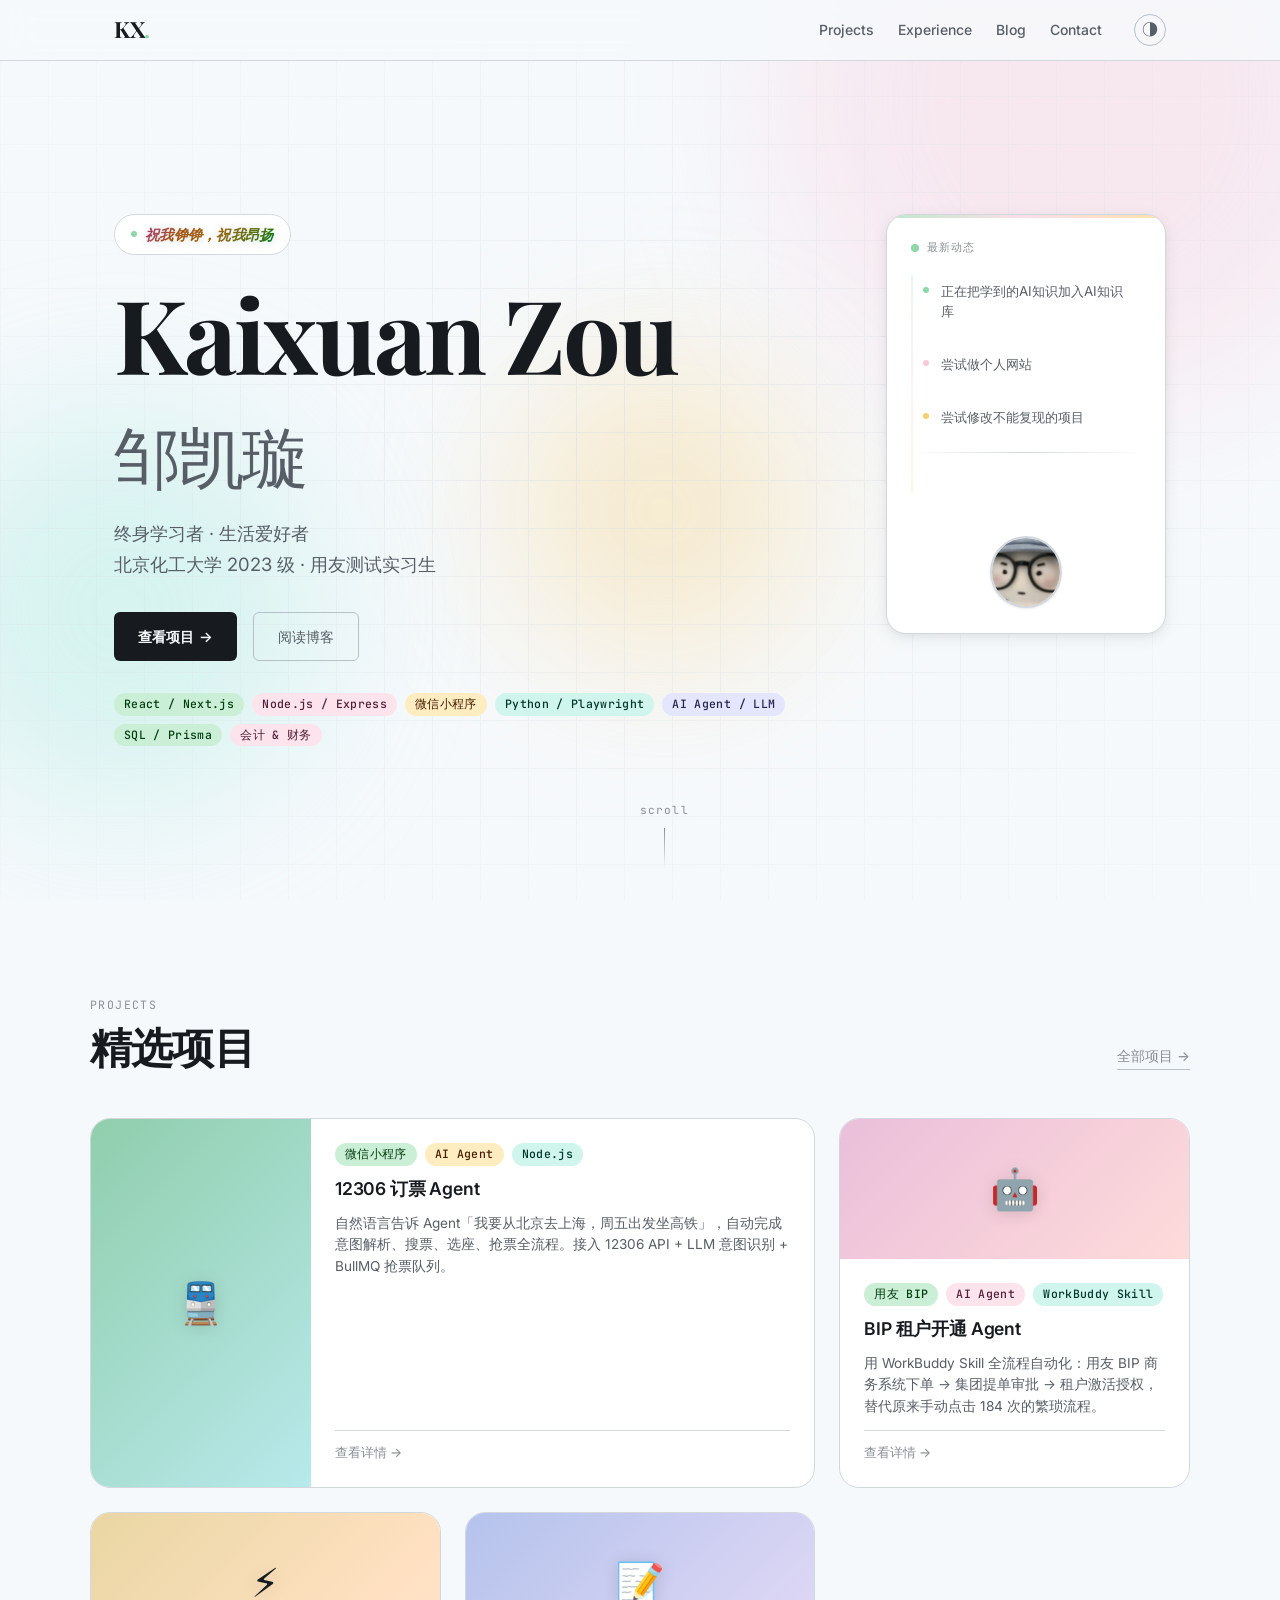
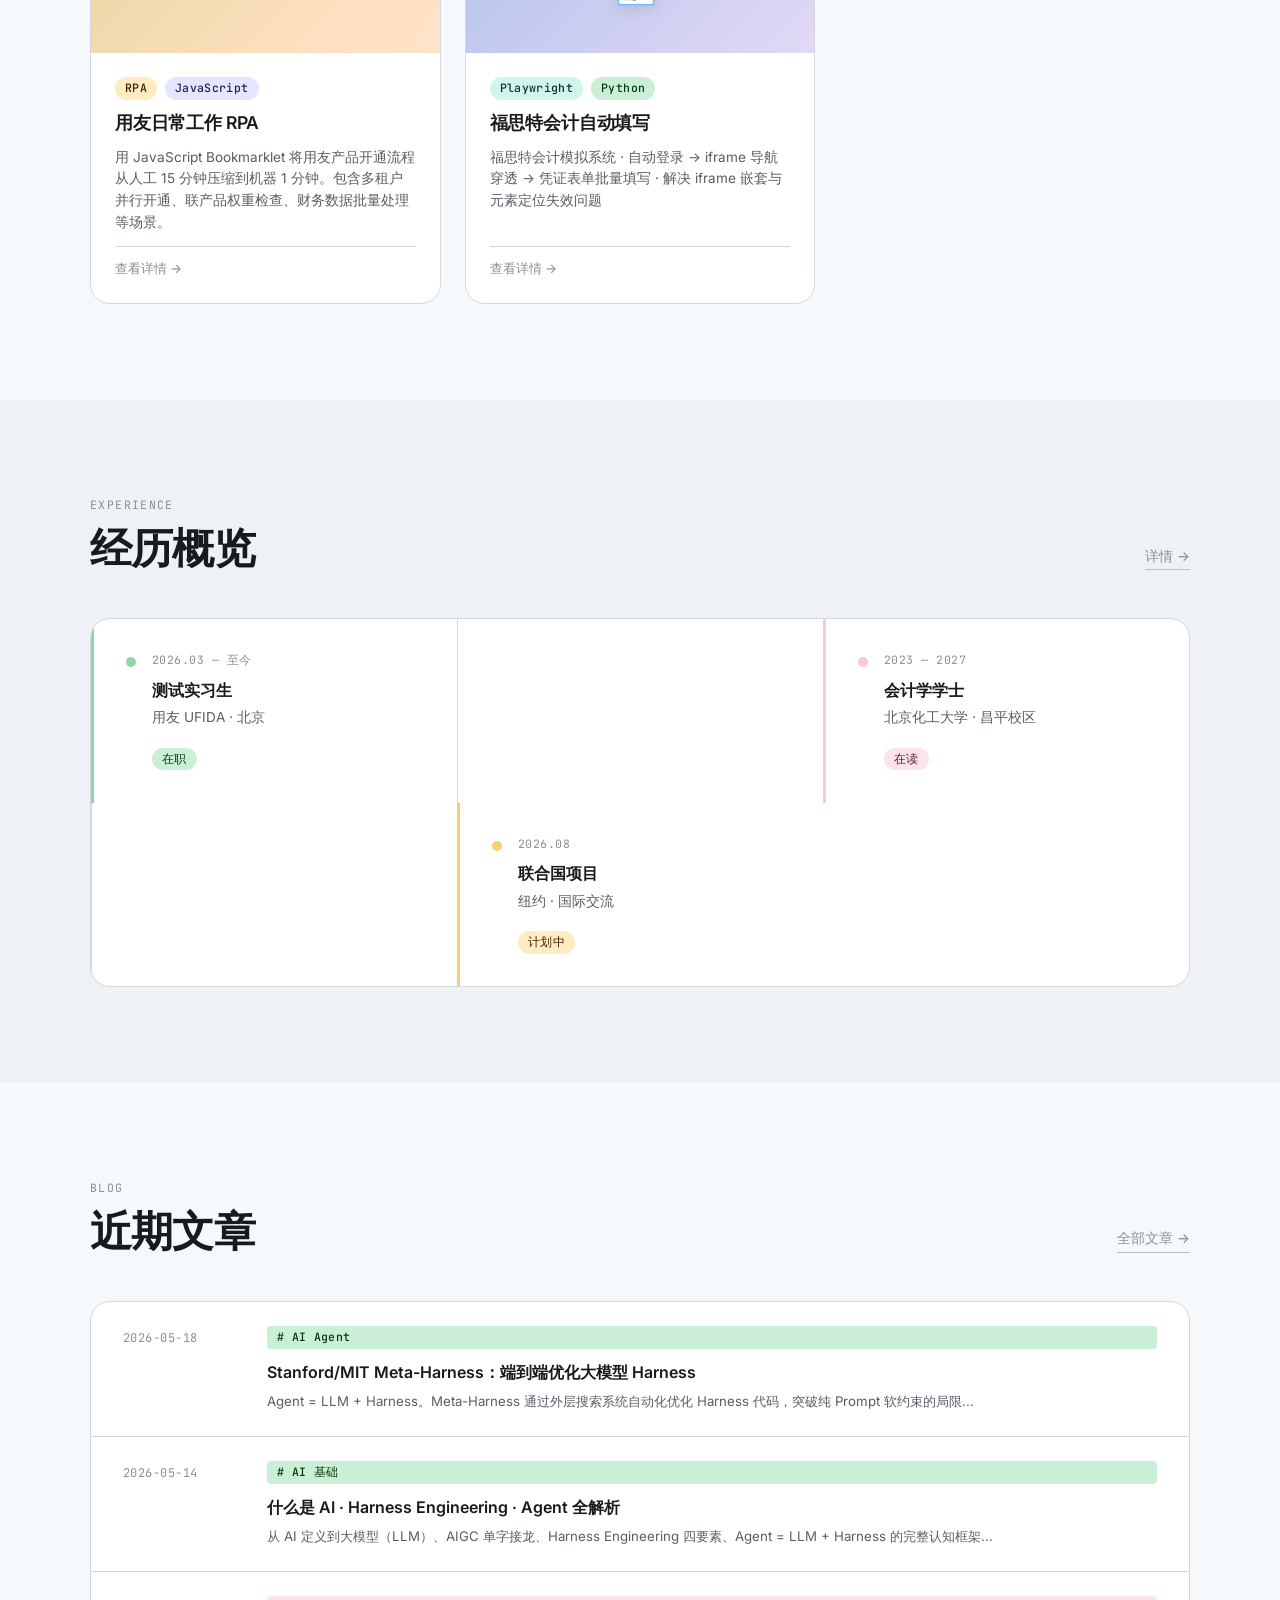
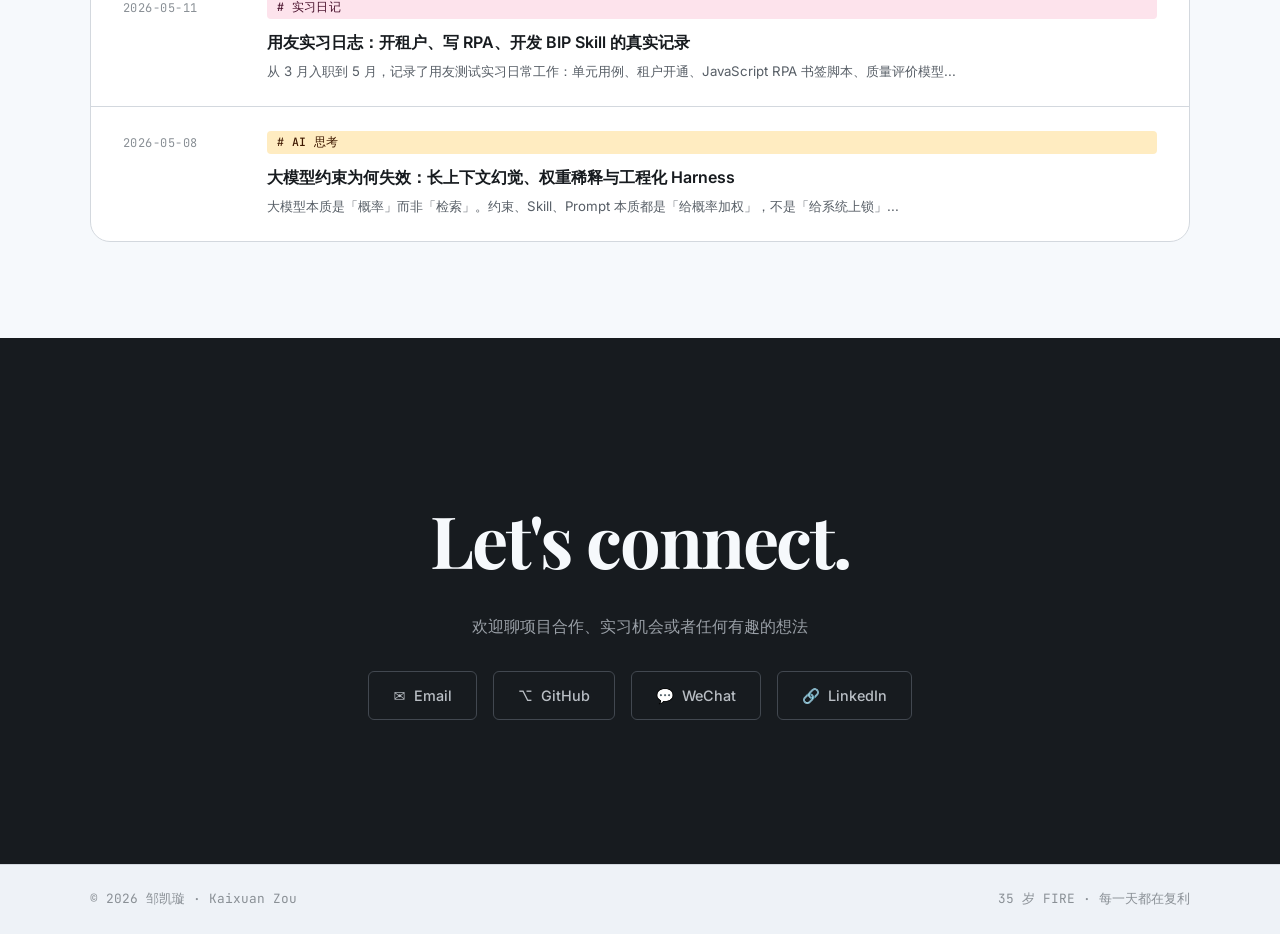
<file: index.html>
<!DOCTYPE html>
<html lang="zh-CN">
<head>
  <meta charset="UTF-8" />
  <meta name="viewport" content="width=device-width, initial-scale=1.0" />
  <title>邹凯璇 · 个人主页</title>
  <link rel="preconnect" href="https://fonts.googleapis.com" />
  <link rel="preconnect" href="https://fonts.gstatic.com" crossorigin />
  <link href="https://fonts.googleapis.com/css2?family=Playfair+Display:ital,wght@0,700;1,400&family=Inter:wght@300;400;500;600&family=JetBrains+Mono:wght@400;500&display=swap" rel="stylesheet" />
  <!-- 国内 CDN 备用，Google Fonts 加载失败时自动回退 -->
  <link href="https://fonts.googleapis.cn/css2?family=Playfair+Display:ital,wght@0,700;1,400&family=Inter:wght@300;400;500;600&family=JetBrains+Mono:wght@400;500&display=swap" rel="stylesheet" />
  <script>
    // 检测字体是否加载成功，失败时加载国内镜像
    (function() {
      document.fonts.ready.then(function() {
        var loaded = document.fonts.check('1em "Playfair Display"');
        if (!loaded) {
          var link = document.createElement('link');
          link.rel = 'stylesheet';
          link.href = 'https://fonts.loli.net/css2?family=Playfair+Display:ital,wght@0,700;1,400&family=Inter:wght@300;400;500;600&family=JetBrains+Mono:wght@400;500&display=swap';
          document.head.appendChild(link);
        }
      });
    })();
  </script>
  <link rel="stylesheet" href="/assets/style.css" />
</head>
<body>

  <!-- ───────────── NAVIGATION ───────────── -->
  <header class="site-nav">
    <div class="nav-inner">
      <a href="index.html" class="nav-logo">KX<span class="logo-dot">.</span></a>
      <nav class="nav-links">
        <a href="projects.html">Projects</a>
        <a href="experience.html">Experience</a>
        <a href="blog/index.html">Blog</a>
        <a href="#contact">Contact</a>
      </nav>
      <button class="nav-theme-toggle" id="themeToggle" aria-label="切换主题">
        <span class="toggle-icon">◑</span>
      </button>
    </div>
  </header>

  <!-- ───────────── HERO ───────────── -->
  <section class="hero">
    <div class="hero-bg">
      <div class="hero-blur-orb orb-1"></div>
      <div class="hero-blur-orb orb-2"></div>
      <div class="hero-blur-orb orb-3"></div>
      <div class="hero-grid-overlay"></div>
    </div>
    <div class="hero-main">
      <div class="hero-content">
        <div class="hero-badge hero-badge-art">
          <span class="badge-dot"></span>
          <span class="badge-text">祝我铮铮，祝我昂扬</span>
        </div>
        <h1 class="hero-title">
          Kaixuan Zou
          <br /><span class="hero-cn-name">邹凯璇</span>
        </h1>
        <p class="hero-subtitle">
          终身学习者 · 生活爱好者<br />
          北京化工大学 2023 级 · 用友测试实习生
        </p>
        <div class="hero-cta">
          <a href="projects.html" class="btn-primary">查看项目 →</a>
          <a href="blog/index.html" class="btn-ghost">阅读博客</a>
        </div>
        <div class="hero-tags">
          <span class="tag tag-green">React / Next.js</span>
          <span class="tag tag-pink">Node.js / Express</span>
          <span class="tag tag-yellow">微信小程序</span>
          <span class="tag tag-mint">Python / Playwright</span>
          <span class="tag tag-lavender">AI Agent / LLM</span>
          <span class="tag tag-green">SQL / Prisma</span>
          <span class="tag tag-pink">会计 & 财务</span>
        </div>
      </div>
      <aside class="hero-status">
        <div class="status-header">
          <span class="status-pulse"></span>
          <span class="status-label">最新动态</span>
        </div>
        <ul class="status-list">
          <li class="status-item">
            <span class="status-bullet" style="--bullet-color:var(--c-green)"></span>
            <span class="status-text">正在把学到的AI知识加入AI知识库</span>
          </li>
          <li class="status-item">
            <span class="status-bullet" style="--bullet-color:var(--c-pink)"></span>
            <span class="status-text">尝试做个人网站</span>
          </li>
          <li class="status-item">
            <span class="status-bullet" style="--bullet-color:var(--c-yellow)"></span>
            <span class="status-text">尝试修改不能复现的项目</span>
          </li>
        </ul>
        <div class="status-divider"></div>
        <div class="status-avatar" title="可以用自己的图片替换">
          <img src="assets/avatar.png" alt="avatar" class="avatar-img" onerror="this.style.display='none';this.nextElementSibling.style.display='flex'" />
          <div class="avatar-fallback" style="display:none">
            <div class="avatar-face-v2">
              <div class="avatar-glasses-v2">
                <div class="avatar-lens-v2"></div>
                <div class="avatar-bridge-v2"></div>
                <div class="avatar-lens-v2"></div>
              </div>
              <div class="avatar-blush-v2"></div>
              <div class="avatar-mouth-v2"></div>
            </div>
            <div class="avatar-cap-v2"></div>
          </div>
        </div>
      </aside>
    </div>
    <div class="hero-scroll-hint">
      <span>scroll</span>
      <div class="scroll-line"></div>
    </div>
  </section>

  <!-- ───────────── FEATURED PROJECTS ───────────── -->
  <section class="section" id="projects">
    <div class="section-inner">
      <div class="section-header">
        <span class="section-label">Projects</span>
        <h2 class="section-title">精选项目</h2>
        <a href="projects.html" class="section-more">全部项目 →</a>
      </div>
      <div class="project-grid">

        <article class="project-card project-featured">
          <div class="project-card-img" style="background: linear-gradient(135deg, oklch(80% 0.08 160), oklch(90% 0.05 200))">
            <div class="project-icon">🚆</div>
          </div>
          <div class="project-card-body">
            <div class="project-meta">
              <span class="tag tag-green">微信小程序</span>
              <span class="tag tag-yellow">AI Agent</span>
              <span class="tag tag-mint">Node.js</span>
            </div>
            <h3 class="project-title">12306 订票 Agent</h3>
            <p class="project-desc">自然语言告诉 Agent「我要从北京去上海，周五出发坐高铁」，自动完成意图解析、搜票、选座、抢票全流程。接入 12306 API + LLM 意图识别 + BullMQ 抢票队列。</p>
            <div class="project-links">
              <a href="projects.html" class="proj-link">查看详情 →</a>
            </div>
          </div>
        </article>

        <article class="project-card">
          <div class="project-card-img" style="background: linear-gradient(135deg, oklch(85% 0.06 340), oklch(92% 0.04 20))">
            <div class="project-icon">🤖</div>
          </div>
          <div class="project-card-body">
            <div class="project-meta">
              <span class="tag tag-green">用友 BIP</span>
              <span class="tag tag-pink">AI Agent</span>
              <span class="tag tag-mint">WorkBuddy Skill</span>
            </div>
            <h3 class="project-title">BIP 租户开通 Agent</h3>
            <p class="project-desc">用 WorkBuddy Skill 全流程自动化：用友 BIP 商务系统下单 → 集团提单审批 → 租户激活授权，替代原来手动点击 184 次的繁琐流程。</p>
            <div class="project-links">
              <a href="projects.html" class="proj-link">查看详情 →</a>
            </div>
          </div>
        </article>

        <article class="project-card">
          <div class="project-card-img" style="background: linear-gradient(135deg, oklch(88% 0.07 90), oklch(94% 0.05 60))">
            <div class="project-icon">⚡</div>
          </div>
          <div class="project-card-body">
            <div class="project-meta">
              <span class="tag tag-yellow">RPA</span>
              <span class="tag tag-lavender">JavaScript</span>
            </div>
            <h3 class="project-title">用友日常工作 RPA</h3>
            <p class="project-desc">用 JavaScript Bookmarklet 将用友产品开通流程从人工 15 分钟压缩到机器 1 分钟。包含多租户并行开通、联产品权重检查、财务数据批量处理等场景。</p>
            <div class="project-links">
              <a href="projects.html" class="proj-link">查看详情 →</a>
            </div>
          </div>
        </article>

        <article class="project-card">
          <div class="project-card-img" style="background: linear-gradient(135deg, oklch(82% 0.06 270), oklch(90% 0.04 300))">
            <div class="project-icon">📝</div>
          </div>
          <div class="project-card-body">
            <div class="project-meta">
              <span class="tag tag-mint">Playwright</span>
              <span class="tag tag-green">Python</span>
            </div>
            <h3 class="project-title">福思特会计自动填写</h3>
            <p class="project-desc">福思特会计模拟系统 · 自动登录 → iframe 导航穿透 → 凭证表单批量填写 · 解决 iframe 嵌套与元素定位失效问题</p>
            <div class="project-links">
              <a href="projects.html" class="proj-link">查看详情 →</a>
            </div>
          </div>
        </article>

      </div>
    </div>
  </section>

  <!-- ───────────── EXPERIENCE STRIP ───────────── -->
  <section class="section section-alt" id="experience">
    <div class="section-inner">
      <div class="section-header">
        <span class="section-label">Experience</span>
        <h2 class="section-title">经历概览</h2>
        <a href="experience.html" class="section-more">详情 →</a>
      </div>
      <div class="exp-strip">

        <div class="exp-item">
          <div class="exp-dot exp-dot-green"></div>
          <div class="exp-body">
            <div class="exp-period">2026.03 — 至今</div>
            <div class="exp-role">测试实习生</div>
            <div class="exp-org">用友 UFIDA · 北京</div>
            <div class="exp-tags">
              <span class="tag tag-green">在职</span>
            </div>
          </div>
        </div>

        <div class="exp-divider"></div>

        <div class="exp-item">
          <div class="exp-dot exp-dot-pink"></div>
          <div class="exp-body">
            <div class="exp-period">2023 — 2027</div>
            <div class="exp-role">会计学学士</div>
            <div class="exp-org">北京化工大学 · 昌平校区</div>
            <div class="exp-tags">
              <span class="tag tag-pink">在读</span>
            </div>
          </div>
        </div>

        <div class="exp-divider"></div>

        <div class="exp-item">
          <div class="exp-dot exp-dot-yellow"></div>
          <div class="exp-body">
            <div class="exp-period">2026.08</div>
            <div class="exp-role">联合国项目</div>
            <div class="exp-org">纽约 · 国际交流</div>
            <div class="exp-tags">
              <span class="tag tag-yellow">计划中</span>
            </div>
          </div>
        </div>

      </div>
    </div>
  </section>

  <!-- ───────────── RECENT BLOG ───────────── -->
  <section class="section" id="blog">
    <div class="section-inner">
      <div class="section-header">
        <span class="section-label">Blog</span>
        <h2 class="section-title">近期文章</h2>
        <a href="blog/index.html" class="section-more">全部文章 →</a>
      </div>
      <div class="blog-list">

        <article class="blog-row">
          <div class="blog-row-date">2026-05-18</div>
          <div class="blog-row-content">
            <span class="blog-cat-badge badge-green"># AI Agent</span>
            <a href="blog/index.html" class="blog-row-title">Stanford/MIT Meta-Harness：端到端优化大模型 Harness</a>
            <p class="blog-row-desc">Agent = LLM + Harness。Meta-Harness 通过外层搜索系统自动化优化 Harness 代码，突破纯 Prompt 软约束的局限...</p>
          </div>
        </article>

        <article class="blog-row">
          <div class="blog-row-date">2026-05-14</div>
          <div class="blog-row-content">
            <span class="blog-cat-badge badge-green"># AI 基础</span>
            <a href="blog/index.html" class="blog-row-title">什么是 AI · Harness Engineering · Agent 全解析</a>
            <p class="blog-row-desc">从 AI 定义到大模型（LLM）、AIGC 单字接龙、Harness Engineering 四要素、Agent = LLM + Harness 的完整认知框架...</p>
          </div>
        </article>

        <article class="blog-row">
          <div class="blog-row-date">2026-05-11</div>
          <div class="blog-row-content">
            <span class="blog-cat-badge badge-pink"># 实习日记</span>
            <a href="blog/index.html" class="blog-row-title">用友实习日志：开租户、写 RPA、开发 BIP Skill 的真实记录</a>
            <p class="blog-row-desc">从 3 月入职到 5 月，记录了用友测试实习日常工作：单元用例、租户开通、JavaScript RPA 书签脚本、质量评价模型...</p>
          </div>
        </article>

        <article class="blog-row">
          <div class="blog-row-date">2026-05-08</div>
          <div class="blog-row-content">
            <span class="blog-cat-badge badge-yellow"># AI 思考</span>
            <a href="blog/index.html" class="blog-row-title">大模型约束为何失效：长上下文幻觉、权重稀释与工程化 Harness</a>
            <p class="blog-row-desc">大模型本质是「概率」而非「检索」。约束、Skill、Prompt 本质都是「给概率加权」，不是「给系统上锁」...</p>
          </div>
        </article>

      </div>
    </div>
  </section>

  <!-- ───────────── CONTACT ───────────── -->
  <section class="section section-contact" id="contact">
    <div class="section-inner contact-inner">
      <h2 class="contact-title">Let's connect.</h2>
      <p class="contact-sub">欢迎聊项目合作、实习机会或者任何有趣的想法</p>
      <div class="contact-links">
        <a href="mailto:kaixuanzou1@gmail.com" class="contact-btn">
          <span>✉</span> Email
        </a>
        <a href="https://github.com" target="_blank" class="contact-btn">
          <span>⌥</span> GitHub
        </a>
        <a href="#" class="contact-btn">
          <span>💬</span> WeChat
        </a>
        <a href="#" class="contact-btn">
          <span>🔗</span> LinkedIn
        </a>
      </div>
    </div>
  </section>

  <footer class="site-footer">
    <div class="footer-inner">
      <span class="footer-copy">© 2026 邹凯璇 · Kaixuan Zou</span>
      <span class="footer-motto">35 岁 FIRE · 每一天都在复利</span>
    </div>
  </footer>

  <script src="/assets/main.js"></script>
</body>
</html>
</file>
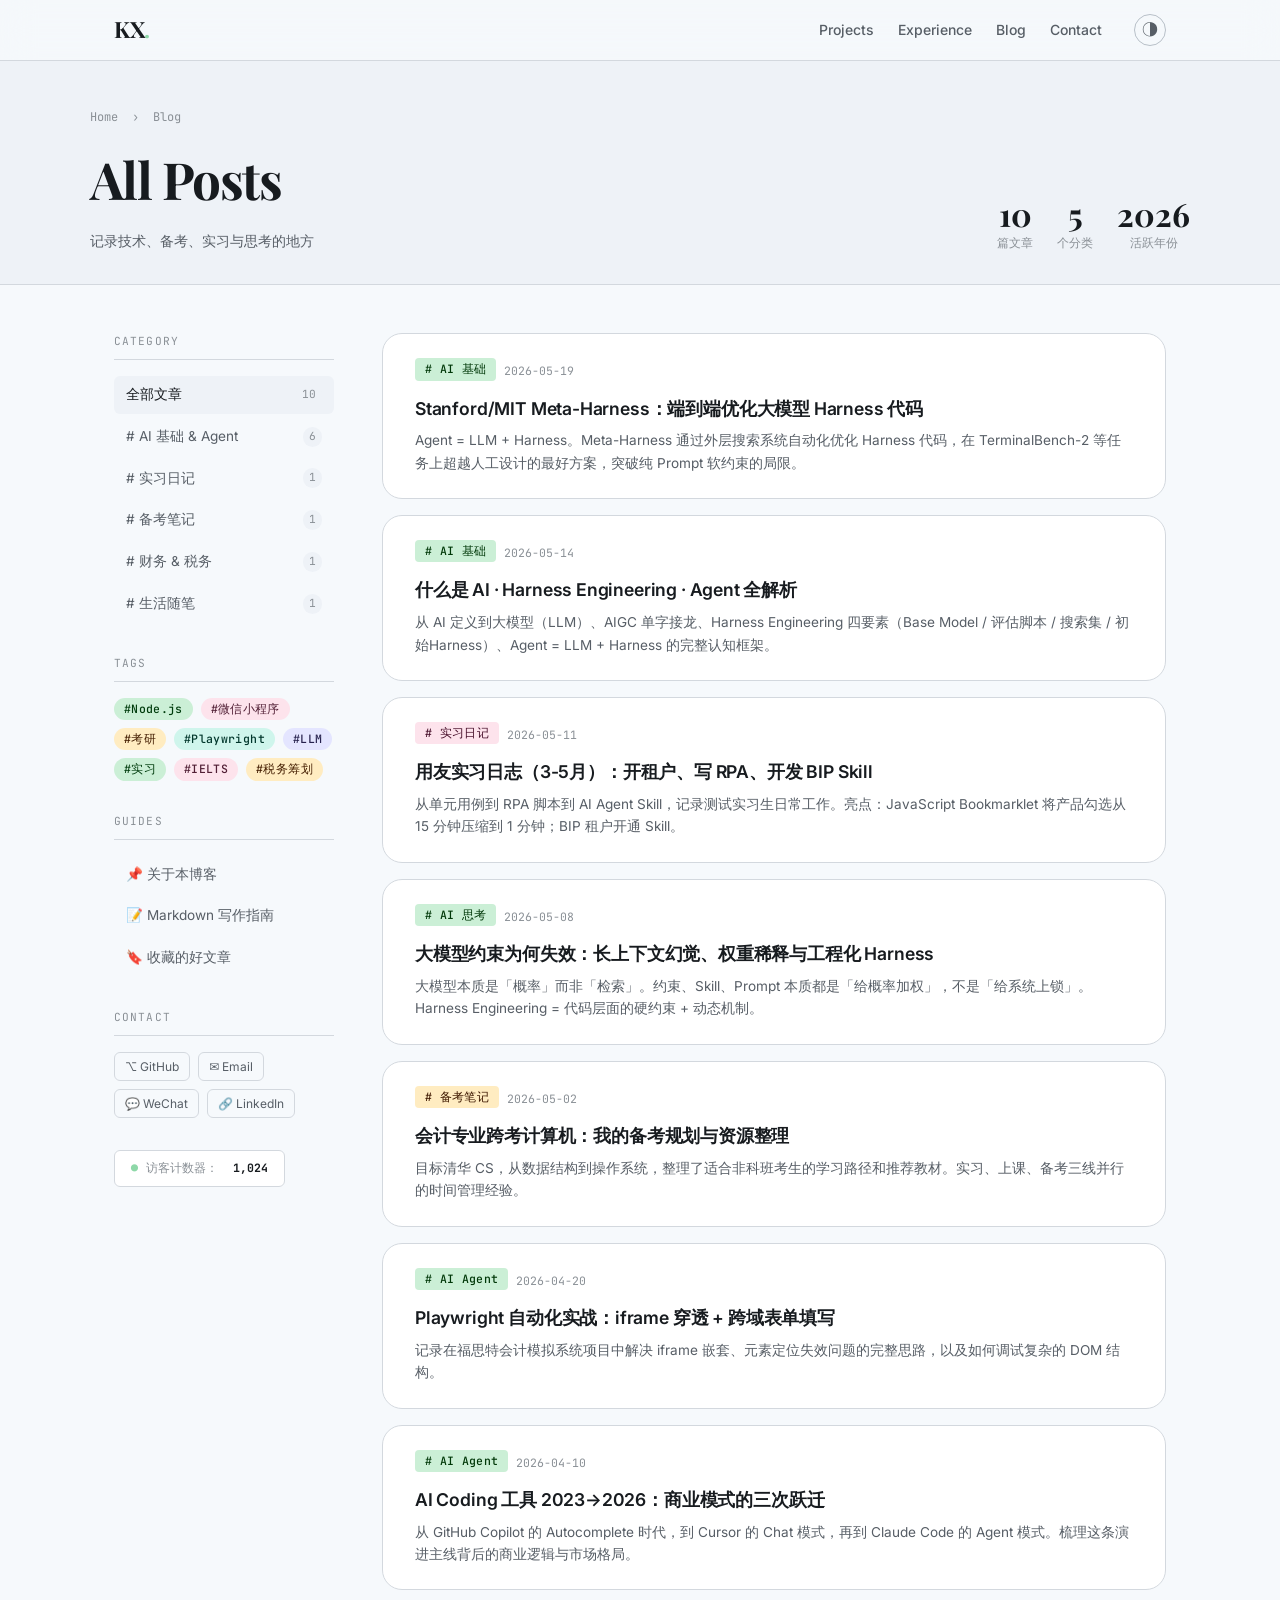
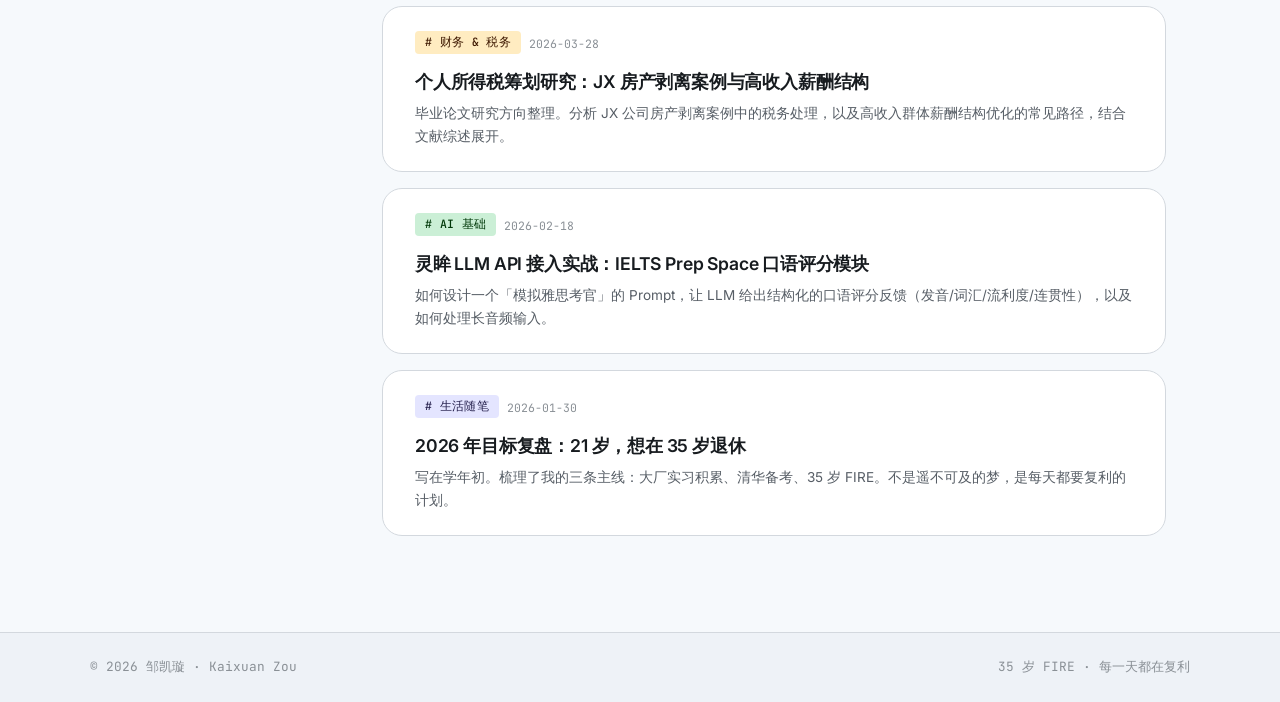
<file: blog/index.html>
<!DOCTYPE html>
<html lang="zh-CN">
<head>
  <meta charset="UTF-8" />
  <meta name="viewport" content="width=device-width, initial-scale=1.0" />
  <title>Blog · 邹凯璇</title>
  <link rel="preconnect" href="https://fonts.googleapis.com" />
  <link rel="preconnect" href="https://fonts.gstatic.com" crossorigin />
  <link href="https://fonts.googleapis.com/css2?family=Playfair+Display:ital,wght@0,700;1,400&family=Inter:wght@300;400;500;600&family=JetBrains+Mono:wght@400;500&display=swap" rel="stylesheet" />
  <link href="https://fonts.googleapis.cn/css2?family=Playfair+Display:ital,wght@0,700;1,400&family=Inter:wght@300;400;500;600&family=JetBrains+Mono:wght@400;500&display=swap" rel="stylesheet" />
  <link rel="stylesheet" href="../assets/style.css" />
  <style>
    .blog-hero-strip {
      background: var(--bg-alt);
      border-bottom: 1px solid var(--border);
      padding: calc(60px + var(--space-12)) var(--space-6) var(--space-8);
    }
    .blog-hero-inner {
      max-width: 1100px;
      margin: 0 auto;
      display: flex;
      align-items: flex-end;
      justify-content: space-between;
      gap: var(--space-8);
      flex-wrap: wrap;
    }
    .blog-breadcrumb {
      font-size: 0.75rem;
      font-family: var(--font-mono);
      color: var(--text-muted);
      margin-bottom: var(--space-3);
    }
    .blog-breadcrumb a { color: var(--text-muted); }
    .blog-breadcrumb a:hover { color: var(--text-primary); }
    .blog-stats {
      display: flex;
      gap: var(--space-6);
    }
    .blog-stat {
      text-align: center;
    }
    .blog-stat-num {
      font-family: var(--font-display);
      font-size: 2rem;
      font-weight: 700;
      color: var(--text-primary);
      line-height: 1;
    }
    .blog-stat-label {
      font-size: 0.72rem;
      font-family: var(--font-mono);
      color: var(--text-muted);
      margin-top: var(--space-1);
    }
    .visitor-badge {
      display: inline-flex;
      align-items: center;
      gap: var(--space-2);
      font-size: 0.72rem;
      font-family: var(--font-mono);
      color: var(--text-muted);
      background: var(--surface);
      border: 1px solid var(--border);
      padding: var(--space-2) var(--space-4);
      border-radius: var(--r-sm);
    }
  </style>
</head>
<body>

  <header class="site-nav">
    <div class="nav-inner">
      <a href="../index.html" class="nav-logo">KX<span class="logo-dot">.</span></a>
      <nav class="nav-links">
        <a href="../projects.html">Projects</a>
        <a href="../experience.html">Experience</a>
        <a href="index.html">Blog</a>
        <a href="../index.html#contact">Contact</a>
      </nav>
      <button class="nav-theme-toggle" id="themeToggle" aria-label="切换主题">
        <span class="toggle-icon">◑</span>
      </button>
    </div>
  </header>

  <!-- Blog hero strip -->
  <div class="blog-hero-strip">
    <div class="blog-hero-inner">
      <div>
        <div class="blog-breadcrumb">
          <a href="../index.html">Home</a> &nbsp;›&nbsp; Blog
        </div>
        <h1 style="font-family:var(--font-display); font-size: clamp(2rem,5vw,3.2rem); font-weight:700; letter-spacing:-0.03em; color:var(--text-primary);">All Posts</h1>
        <p style="font-size:0.9rem; color:var(--text-secondary); margin-top:var(--space-2);">记录技术、备考、实习与思考的地方</p>
      </div>
      <div class="blog-stats">
        <div class="blog-stat">
          <div class="blog-stat-num">10</div>
          <div class="blog-stat-label">篇文章</div>
        </div>
        <div class="blog-stat">
          <div class="blog-stat-num">5</div>
          <div class="blog-stat-label">个分类</div>
        </div>
        <div class="blog-stat">
          <div class="blog-stat-num">2026</div>
          <div class="blog-stat-label">活跃年份</div>
        </div>
      </div>
    </div>
  </div>

  <!-- Blog 2-column layout -->
  <div class="blog-layout" style="padding-top: var(--space-12);">

    <!-- Sidebar (Jekyll Satellite style) -->
    <aside class="blog-sidebar">

      <div class="sidebar-section">
        <div class="sidebar-title">Category</div>
        <a href="#" class="sidebar-link active" data-cat="all">
          全部文章
          <span class="sidebar-count">10</span>
        </a>
        <a href="#" class="sidebar-link" data-cat="ai">
          # AI 基础 & Agent
          <span class="sidebar-count">6</span>
        </a>
        <a href="#" class="sidebar-link" data-cat="intern">
          # 实习日记
          <span class="sidebar-count">1</span>
        </a>
        <a href="#" class="sidebar-link" data-cat="study">
          # 备考笔记
          <span class="sidebar-count">1</span>
        </a>
        <a href="#" class="sidebar-link" data-cat="finance">
          # 财务 & 税务
          <span class="sidebar-count">1</span>
        </a>
        <a href="#" class="sidebar-link" data-cat="life">
          # 生活随笔
          <span class="sidebar-count">1</span>
        </a>
      </div>

      <div class="sidebar-section">
        <div class="sidebar-title">Tags</div>
        <div style="display:flex; flex-wrap:wrap; gap:var(--space-2);">
          <a href="#" class="tag tag-green" style="cursor:pointer;">#Node.js</a>
          <a href="#" class="tag tag-pink" style="cursor:pointer;">#微信小程序</a>
          <a href="#" class="tag tag-yellow" style="cursor:pointer;">#考研</a>
          <a href="#" class="tag tag-mint" style="cursor:pointer;">#Playwright</a>
          <a href="#" class="tag tag-lavender" style="cursor:pointer;">#LLM</a>
          <a href="#" class="tag tag-green" style="cursor:pointer;">#实习</a>
          <a href="#" class="tag tag-pink" style="cursor:pointer;">#IELTS</a>
          <a href="#" class="tag tag-yellow" style="cursor:pointer;">#税务筹划</a>
        </div>
      </div>

      <div class="sidebar-section">
        <div class="sidebar-title">Guides</div>
        <a href="#" class="sidebar-link">📌 关于本博客</a>
        <a href="#" class="sidebar-link">📝 Markdown 写作指南</a>
        <a href="#" class="sidebar-link">🔖 收藏的好文章</a>
      </div>

      <div class="sidebar-section">
        <div class="sidebar-title">Contact</div>
        <div class="blog-sidebar-social">
          <a href="https://github.com" target="_blank" class="social-chip">⌥ GitHub</a>
          <a href="mailto:kaixuanzou1@gmail.com" class="social-chip">✉ Email</a>
          <a href="#" class="social-chip">💬 WeChat</a>
          <a href="#" class="social-chip">🔗 LinkedIn</a>
        </div>
      </div>

      <div class="sidebar-section">
        <div class="visitor-badge">
          <span style="color:var(--c-green)">●</span>
          访客计数器：&nbsp;<strong style="color:var(--text-primary)">1,024</strong>
        </div>
      </div>

    </aside>

    <!-- Posts main column -->
    <main>
      <div class="blog-posts" id="postList">

        <article class="blog-post-card" data-cat="ai">
          <div class="post-header">
            <div class="post-meta">
              <span class="blog-cat-badge badge-green"># AI 基础</span>
              <span class="post-date">2026-05-19</span>
            </div>
          </div>
          <a href="#" class="post-title">Stanford/MIT Meta-Harness：端到端优化大模型 Harness 代码</a>
          <p class="post-excerpt">Agent = LLM + Harness。Meta-Harness 通过外层搜索系统自动化优化 Harness 代码，在 TerminalBench-2 等任务上超越人工设计的最好方案，突破纯 Prompt 软约束的局限。</p>
        </article>

        <article class="blog-post-card" data-cat="ai">
          <div class="post-header">
            <div class="post-meta">
              <span class="blog-cat-badge badge-green"># AI 基础</span>
              <span class="post-date">2026-05-14</span>
            </div>
          </div>
          <a href="#" class="post-title">什么是 AI · Harness Engineering · Agent 全解析</a>
          <p class="post-excerpt">从 AI 定义到大模型（LLM）、AIGC 单字接龙、Harness Engineering 四要素（Base Model / 评估脚本 / 搜索集 / 初始Harness）、Agent = LLM + Harness 的完整认知框架。</p>
        </article>

        <article class="blog-post-card" data-cat="intern">
          <div class="post-header">
            <div class="post-meta">
              <span class="blog-cat-badge badge-pink"># 实习日记</span>
              <span class="post-date">2026-05-11</span>
            </div>
          </div>
          <a href="#" class="post-title">用友实习日志（3-5月）：开租户、写 RPA、开发 BIP Skill</a>
          <p class="post-excerpt">从单元用例到 RPA 脚本到 AI Agent Skill，记录测试实习生日常工作。亮点：JavaScript Bookmarklet 将产品勾选从 15 分钟压缩到 1 分钟；BIP 租户开通 Skill。</p>
        </article>

        <article class="blog-post-card" data-cat="ai">
          <div class="post-header">
            <div class="post-meta">
              <span class="blog-cat-badge badge-green"># AI 思考</span>
              <span class="post-date">2026-05-08</span>
            </div>
          </div>
          <a href="#" class="post-title">大模型约束为何失效：长上下文幻觉、权重稀释与工程化 Harness</a>
          <p class="post-excerpt">大模型本质是「概率」而非「检索」。约束、Skill、Prompt 本质都是「给概率加权」，不是「给系统上锁」。Harness Engineering = 代码层面的硬约束 + 动态机制。</p>
        </article>

        <article class="blog-post-card" data-cat="study">
          <div class="post-header">
            <div class="post-meta">
              <span class="blog-cat-badge badge-yellow"># 备考笔记</span>
              <span class="post-date">2026-05-02</span>
            </div>
          </div>
          <a href="#" class="post-title">会计专业跨考计算机：我的备考规划与资源整理</a>
          <p class="post-excerpt">目标清华 CS，从数据结构到操作系统，整理了适合非科班考生的学习路径和推荐教材。实习、上课、备考三线并行的时间管理经验。</p>
        </article>

        <article class="blog-post-card" data-cat="ai">
          <div class="post-header">
            <div class="post-meta">
              <span class="blog-cat-badge badge-green"># AI Agent</span>
              <span class="post-date">2026-04-20</span>
            </div>
          </div>
          <a href="#" class="post-title">Playwright 自动化实战：iframe 穿透 + 跨域表单填写</a>
          <p class="post-excerpt">记录在福思特会计模拟系统项目中解决 iframe 嵌套、元素定位失效问题的完整思路，以及如何调试复杂的 DOM 结构。</p>
        </article>

        <article class="blog-post-card" data-cat="ai">
          <div class="post-header">
            <div class="post-meta">
              <span class="blog-cat-badge badge-green"># AI Agent</span>
              <span class="post-date">2026-04-10</span>
            </div>
          </div>
          <a href="#" class="post-title">AI Coding 工具 2023→2026：商业模式的三次跃迁</a>
          <p class="post-excerpt">从 GitHub Copilot 的 Autocomplete 时代，到 Cursor 的 Chat 模式，再到 Claude Code 的 Agent 模式。梳理这条演进主线背后的商业逻辑与市场格局。</p>
        </article>

        <article class="blog-post-card" data-cat="finance">
          <div class="post-header">
            <div class="post-meta">
              <span class="blog-cat-badge badge-yellow"># 财务 & 税务</span>
              <span class="post-date">2026-03-28</span>
            </div>
          </div>
          <a href="#" class="post-title">个人所得税筹划研究：JX 房产剥离案例与高收入薪酬结构</a>
          <p class="post-excerpt">毕业论文研究方向整理。分析 JX 公司房产剥离案例中的税务处理，以及高收入群体薪酬结构优化的常见路径，结合文献综述展开。</p>
        </article>

        <article class="blog-post-card" data-cat="ai">
          <div class="post-header">
            <div class="post-meta">
              <span class="blog-cat-badge badge-green"># AI 基础</span>
              <span class="post-date">2026-02-18</span>
            </div>
          </div>
          <a href="#" class="post-title">灵眸 LLM API 接入实战：IELTS Prep Space 口语评分模块</a>
          <p class="post-excerpt">如何设计一个「模拟雅思考官」的 Prompt，让 LLM 给出结构化的口语评分反馈（发音/词汇/流利度/连贯性），以及如何处理长音频输入。</p>
        </article>

        <article class="blog-post-card" data-cat="life">
          <div class="post-header">
            <div class="post-meta">
              <span class="blog-cat-badge" style="background:var(--c-lavender-soft);color:oklch(28% 0.08 285);"># 生活随笔</span>
              <span class="post-date">2026-01-30</span>
            </div>
          </div>
          <a href="#" class="post-title">2026 年目标复盘：21 岁，想在 35 岁退休</a>
          <p class="post-excerpt">写在学年初。梳理了我的三条主线：大厂实习积累、清华备考、35 岁 FIRE。不是遥不可及的梦，是每天都要复利的计划。</p>
        </article>

      </div>
    </main>
  </div>

  <footer class="site-footer">
    <div class="footer-inner">
      <span class="footer-copy">© 2026 邹凯璇 · Kaixuan Zou</span>
      <span class="footer-motto">35 岁 FIRE · 每一天都在复利</span>
    </div>
  </footer>

  <script src="../assets/main.js"></script>
  <script>
    // Category filter
    document.querySelectorAll('.sidebar-link[data-cat]').forEach(link => {
      link.addEventListener('click', e => {
        e.preventDefault();
        document.querySelectorAll('.sidebar-link[data-cat]').forEach(l => l.classList.remove('active'));
        link.classList.add('active');
        const cat = link.dataset.cat;
        document.querySelectorAll('.blog-post-card').forEach(card => {
          if (cat === 'all' || card.dataset.cat === cat) {
            card.style.display = '';
          } else {
            card.style.display = 'none';
          }
        });
      });
    });
  </script>
</body>
</html>
</file>
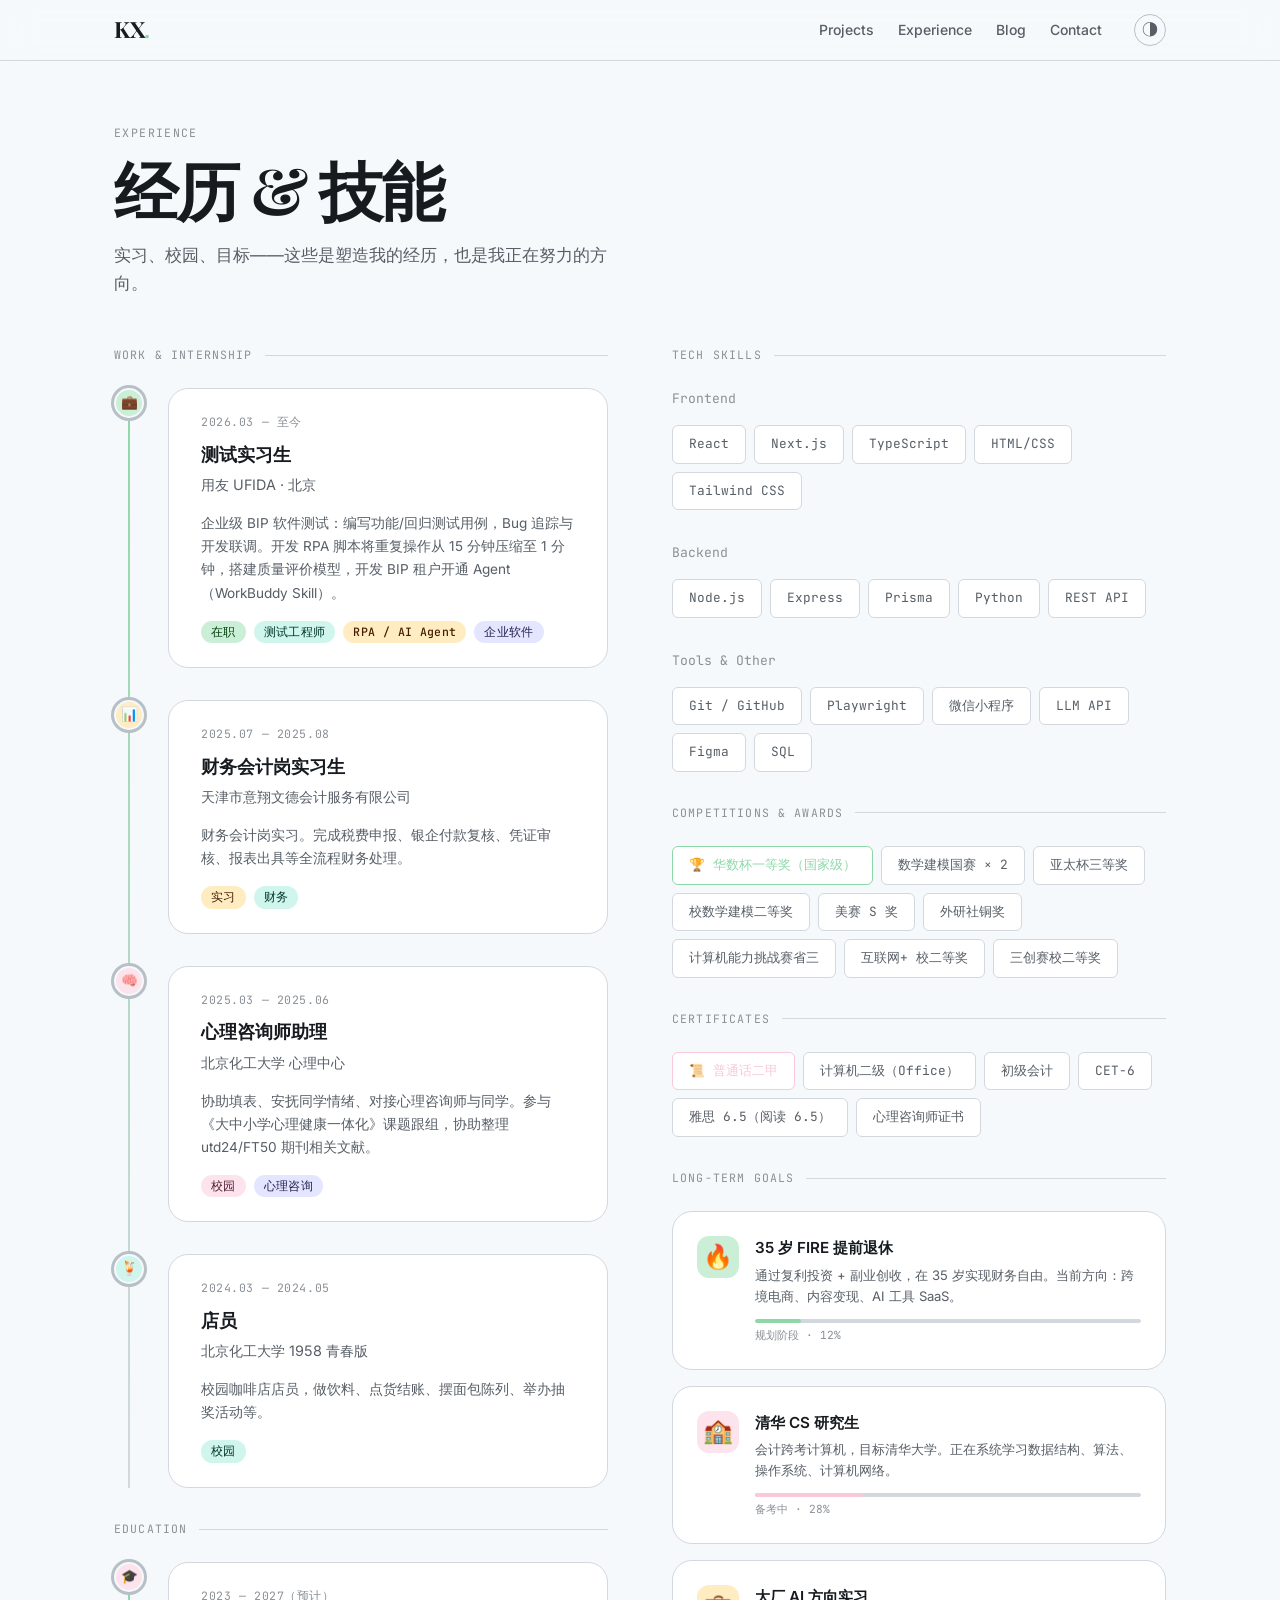
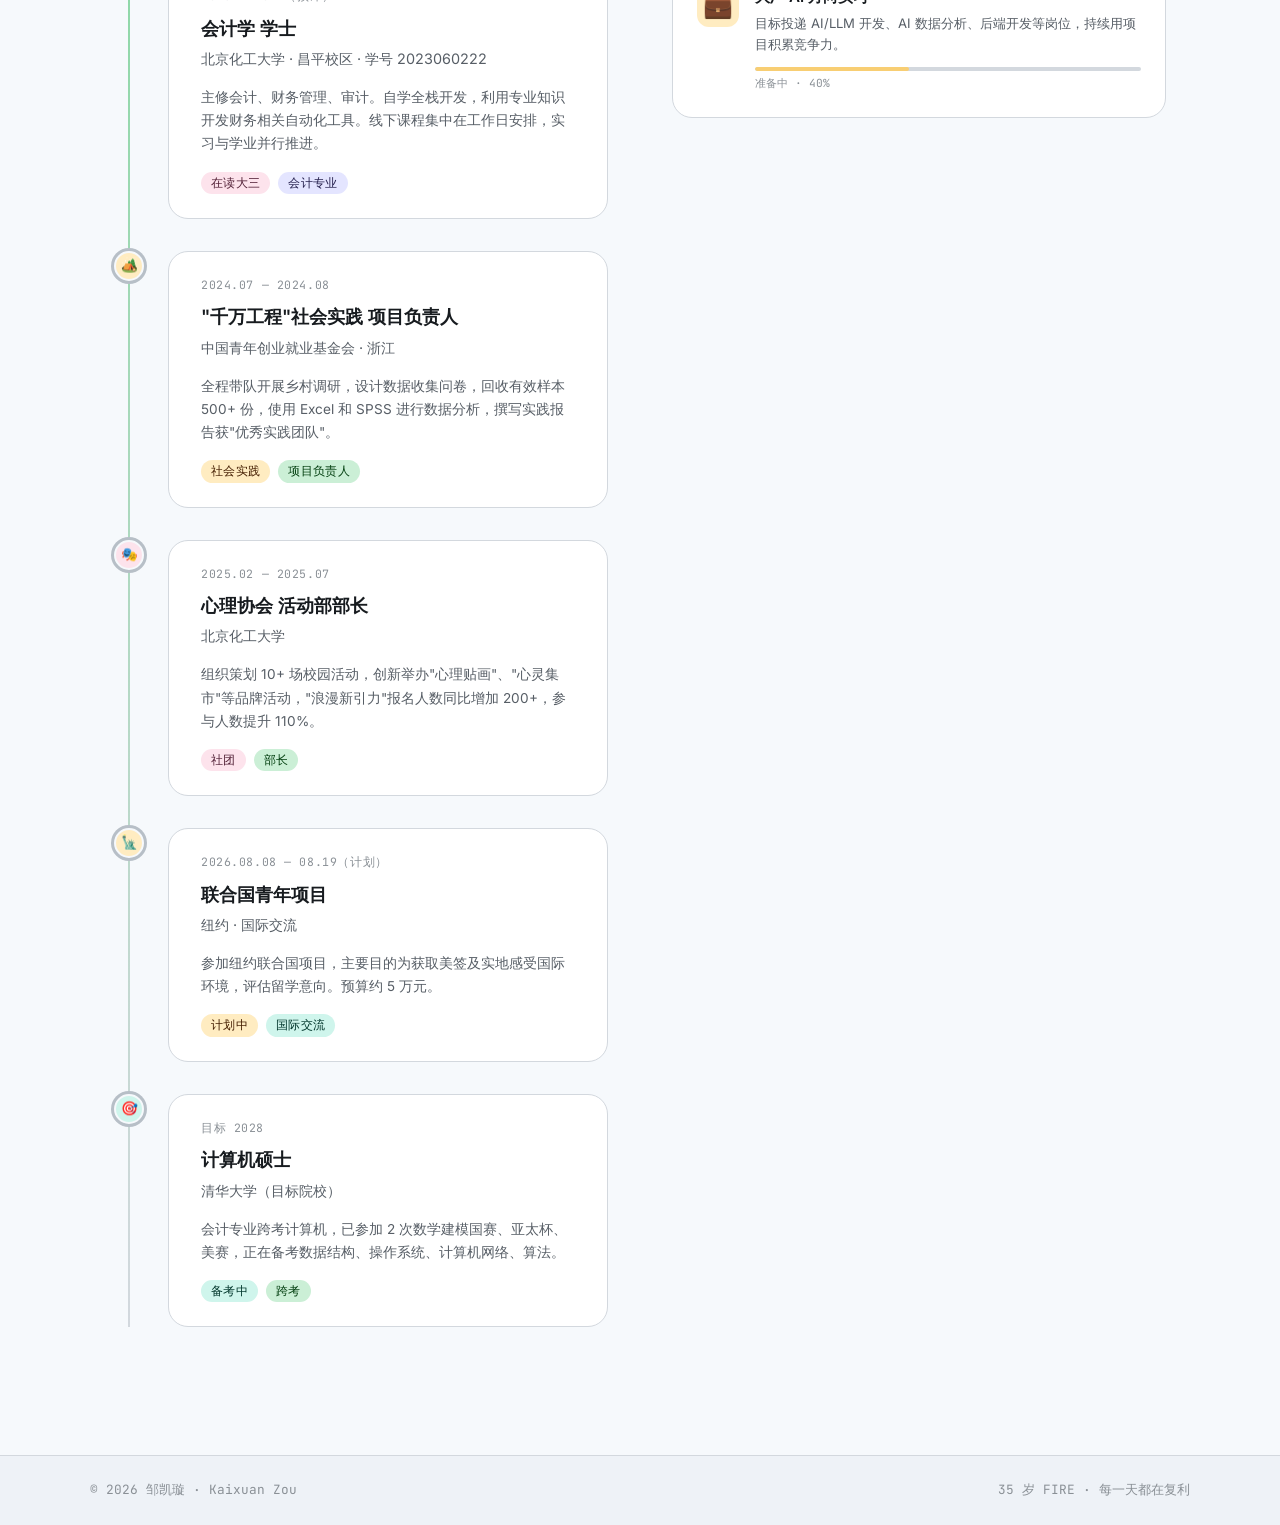
<file: experience.html>
<!DOCTYPE html>
<html lang="zh-CN">
<head>
  <meta charset="UTF-8" />
  <meta name="viewport" content="width=device-width, initial-scale=1.0" />
  <title>Experience · 邹凯璇</title>
  <link rel="preconnect" href="https://fonts.googleapis.com" />
  <link rel="preconnect" href="https://fonts.gstatic.com" crossorigin />
  <link href="https://fonts.googleapis.com/css2?family=Playfair+Display:ital,wght@0,700;1,400&family=Inter:wght@300;400;500;600&family=JetBrains+Mono:wght@400;500&display=swap" rel="stylesheet" />
  <link rel="stylesheet" href="/assets/style.css" />
  <style>
    .exp-section-title {
      font-family: var(--font-mono);
      font-size: 0.72rem;
      letter-spacing: 0.1em;
      text-transform: uppercase;
      color: var(--text-muted);
      margin-bottom: var(--space-6);
      display: flex;
      align-items: center;
      gap: var(--space-3);
    }
    .exp-section-title::after {
      content: '';
      flex: 1;
      height: 1px;
      background: var(--border);
    }
    .exp-page-inner {
      max-width: 1100px;
      margin: 0 auto;
      padding: 0 var(--space-6) var(--space-24);
      display: grid;
      grid-template-columns: 1fr 1fr;
      gap: var(--space-12) var(--space-16);
    }
    @media (max-width: 768px) {
      .exp-page-inner { grid-template-columns: 1fr; }
    }
    .skills-grid {
      display: flex;
      flex-wrap: wrap;
      gap: var(--space-2);
      margin-top: var(--space-4);
    }
    .skill-pill {
      display: inline-flex;
      align-items: center;
      gap: var(--space-2);
      padding: var(--space-2) var(--space-4);
      border: 1.5px solid var(--border);
      border-radius: var(--r-sm);
      font-size: 0.8rem;
      font-family: var(--font-mono);
      color: var(--text-secondary);
      background: var(--surface);
      transition: all var(--duration-fast) var(--ease-out-quart);
    }
    .skill-pill:hover {
      border-color: var(--c-green);
      color: var(--text-primary);
      background: var(--c-green-soft);
    }
    .goal-card {
      background: var(--surface);
      border: 1px solid var(--border);
      border-radius: var(--r-lg);
      padding: var(--space-6);
      margin-bottom: var(--space-4);
      display: flex;
      gap: var(--space-4);
      align-items: flex-start;
      transition: all var(--duration-base) var(--ease-out-quart);
    }
    .goal-card:hover {
      box-shadow: var(--shadow-md);
      border-color: var(--border-strong);
    }
    .goal-icon {
      font-size: 1.5rem;
      flex-shrink: 0;
      width: 42px;
      height: 42px;
      border-radius: var(--r-md);
      display: flex;
      align-items: center;
      justify-content: center;
    }
    .goal-body {}
    .goal-title {
      font-size: 0.95rem;
      font-weight: 600;
      color: var(--text-primary);
      margin-bottom: var(--space-1);
    }
    .goal-desc {
      font-size: 0.82rem;
      color: var(--text-secondary);
      line-height: 1.6;
    }
    .progress-bar {
      margin-top: var(--space-3);
      height: 4px;
      border-radius: 100px;
      background: var(--border);
      overflow: hidden;
    }
    .progress-fill {
      height: 100%;
      border-radius: 100px;
      transition: width 1.2s var(--ease-out-quart);
    }
    .progress-label {
      font-size: 0.7rem;
      font-family: var(--font-mono);
      color: var(--text-muted);
      margin-top: var(--space-1);
    }
  </style>
</head>
<body>

  <header class="site-nav">
    <div class="nav-inner">
      <a href="index.html" class="nav-logo">KX<span class="logo-dot">.</span></a>
      <nav class="nav-links">
        <a href="projects.html">Projects</a>
        <a href="experience.html">Experience</a>
        <a href="blog/index.html">Blog</a>
        <a href="index.html#contact">Contact</a>
      </nav>
      <button class="nav-theme-toggle" id="themeToggle" aria-label="切换主题">
        <span class="toggle-icon">◑</span>
      </button>
    </div>
  </header>

  <div class="page-hero">
    <div class="page-hero-label">Experience</div>
    <h1 class="page-hero-title">经历 & 技能</h1>
    <p class="page-hero-desc">实习、校园、目标——这些是塑造我的经历，也是我正在努力的方向。</p>
  </div>

  <div class="exp-page-inner">

    <!-- 左列：时间线 -->
    <div>
      <div class="exp-section-title">Work & Internship</div>
      <div class="timeline">

        <div class="timeline-item">
          <div class="timeline-dot" style="background: var(--c-green-soft)">💼</div>
          <div class="timeline-body">
            <div class="timeline-period">2026.03 — 至今</div>
            <div class="timeline-title">测试实习生</div>
            <div class="timeline-org">用友 UFIDA · 北京</div>
            <p class="timeline-desc">企业级 BIP 软件测试：编写功能/回归测试用例，Bug 追踪与开发联调。开发 RPA 脚本将重复操作从 15 分钟压缩至 1 分钟，搭建质量评价模型，开发 BIP 租户开通 Agent（WorkBuddy Skill）。</p>
            <div class="timeline-tags">
              <span class="tag tag-green">在职</span>
              <span class="tag tag-mint">测试工程师</span>
              <span class="tag tag-yellow">RPA / AI Agent</span>
              <span class="tag tag-lavender">企业软件</span>
            </div>
          </div>
        </div>

        <div class="timeline-item">
          <div class="timeline-dot" style="background: var(--c-yellow-soft)">📊</div>
          <div class="timeline-body">
            <div class="timeline-period">2025.07 — 2025.08</div>
            <div class="timeline-title">财务会计岗实习生</div>
            <div class="timeline-org">天津市意翔文德会计服务有限公司</div>
            <p class="timeline-desc">财务会计岗实习。完成税费申报、银企付款复核、凭证审核、报表出具等全流程财务处理。</p>
            <div class="timeline-tags">
              <span class="tag tag-yellow">实习</span>
              <span class="tag tag-mint">财务</span>
            </div>
          </div>
        </div>

        <div class="timeline-item">
          <div class="timeline-dot" style="background: var(--c-pink-soft)">🧠</div>
          <div class="timeline-body">
            <div class="timeline-period">2025.03 — 2025.06</div>
            <div class="timeline-title">心理咨询师助理</div>
            <div class="timeline-org">北京化工大学 心理中心</div>
            <p class="timeline-desc">协助填表、安抚同学情绪、对接心理咨询师与同学。参与《大中小学心理健康一体化》课题跟组，协助整理 utd24/FT50 期刊相关文献。</p>
            <div class="timeline-tags">
              <span class="tag tag-pink">校园</span>
              <span class="tag tag-lavender">心理咨询</span>
            </div>
          </div>
        </div>

        <div class="timeline-item">
          <div class="timeline-dot" style="background: var(--c-mint-soft)">🍹</div>
          <div class="timeline-body">
            <div class="timeline-period">2024.03 — 2024.05</div>
            <div class="timeline-title">店员</div>
            <div class="timeline-org">北京化工大学 1958 青春版</div>
            <p class="timeline-desc">校园咖啡店店员，做饮料、点货结账、摆面包陈列、举办抽奖活动等。</p>
            <div class="timeline-tags">
              <span class="tag tag-mint">校园</span>
            </div>
          </div>
        </div>

      </div>

      <div class="exp-section-title" style="margin-top: var(--space-10)">Education</div>
      <div class="timeline">

        <div class="timeline-item">
          <div class="timeline-dot" style="background: var(--c-pink-soft)">🎓</div>
          <div class="timeline-body">
            <div class="timeline-period">2023 — 2027（预计）</div>
            <div class="timeline-title">会计学 学士</div>
            <div class="timeline-org">北京化工大学 · 昌平校区 · 学号 2023060222</div>
            <p class="timeline-desc">主修会计、财务管理、审计。自学全栈开发，利用专业知识开发财务相关自动化工具。线下课程集中在工作日安排，实习与学业并行推进。</p>
            <div class="timeline-tags">
              <span class="tag tag-pink">在读大三</span>
              <span class="tag tag-lavender">会计专业</span>
            </div>
          </div>
        </div>

        <div class="timeline-item">
          <div class="timeline-dot" style="background: var(--c-yellow-soft)">🏕️</div>
          <div class="timeline-body">
            <div class="timeline-period">2024.07 — 2024.08</div>
            <div class="timeline-title">"千万工程"社会实践 项目负责人</div>
            <div class="timeline-org">中国青年创业就业基金会 · 浙江</div>
            <p class="timeline-desc">全程带队开展乡村调研，设计数据收集问卷，回收有效样本 500+ 份，使用 Excel 和 SPSS 进行数据分析，撰写实践报告获"优秀实践团队"。</p>
            <div class="timeline-tags">
              <span class="tag tag-yellow">社会实践</span>
              <span class="tag tag-green">项目负责人</span>
            </div>
          </div>
        </div>

        <div class="timeline-item">
          <div class="timeline-dot" style="background: var(--c-pink-soft)">🎭</div>
          <div class="timeline-body">
            <div class="timeline-period">2025.02 — 2025.07</div>
            <div class="timeline-title">心理协会 活动部部长</div>
            <div class="timeline-org">北京化工大学</div>
            <p class="timeline-desc">组织策划 10+ 场校园活动，创新举办"心理贴画"、"心灵集市"等品牌活动，"浪漫新引力"报名人数同比增加 200+，参与人数提升 110%。</p>
            <div class="timeline-tags">
              <span class="tag tag-pink">社团</span>
              <span class="tag tag-green">部长</span>
            </div>
          </div>
        </div>

        <div class="timeline-item">
          <div class="timeline-dot" style="background: var(--c-yellow-soft)">🗽</div>
          <div class="timeline-body">
            <div class="timeline-period">2026.08.08 — 08.19（计划）</div>
            <div class="timeline-title">联合国青年项目</div>
            <div class="timeline-org">纽约 · 国际交流</div>
            <p class="timeline-desc">参加纽约联合国项目，主要目的为获取美签及实地感受国际环境，评估留学意向。预算约 5 万元。</p>
            <div class="timeline-tags">
              <span class="tag tag-yellow">计划中</span>
              <span class="tag tag-mint">国际交流</span>
            </div>
          </div>
        </div>

        <div class="timeline-item">
          <div class="timeline-dot" style="background: var(--c-mint-soft)">🎯</div>
          <div class="timeline-body">
            <div class="timeline-period">目标 2028</div>
            <div class="timeline-title">计算机硕士</div>
            <div class="timeline-org">清华大学（目标院校）</div>
            <p class="timeline-desc">会计专业跨考计算机，已参加 2 次数学建模国赛、亚太杯、美赛，正在备考数据结构、操作系统、计算机网络、算法。</p>
            <div class="timeline-tags">
              <span class="tag tag-mint">备考中</span>
              <span class="tag tag-green">跨考</span>
            </div>
          </div>
        </div>

      </div>
    </div>

    <!-- 右列：技能 + 目标 -->
    <div>
      <div class="exp-section-title">Tech Skills</div>

      <div style="margin-bottom: var(--space-8);">
        <p style="font-size:0.82rem; color:var(--text-muted); margin-bottom:var(--space-4); font-family:var(--font-mono);">Frontend</p>
        <div class="skills-grid">
          <span class="skill-pill">React</span>
          <span class="skill-pill">Next.js</span>
          <span class="skill-pill">TypeScript</span>
          <span class="skill-pill">HTML/CSS</span>
          <span class="skill-pill">Tailwind CSS</span>
        </div>
      </div>

      <div style="margin-bottom: var(--space-8);">
        <p style="font-size:0.82rem; color:var(--text-muted); margin-bottom:var(--space-4); font-family:var(--font-mono);">Backend</p>
        <div class="skills-grid">
          <span class="skill-pill">Node.js</span>
          <span class="skill-pill">Express</span>
          <span class="skill-pill">Prisma</span>
          <span class="skill-pill">Python</span>
          <span class="skill-pill">REST API</span>
        </div>
      </div>

      <div style="margin-bottom: var(--space-8);">
        <p style="font-size:0.82rem; color:var(--text-muted); margin-bottom:var(--space-4); font-family:var(--font-mono);">Tools & Other</p>
        <div class="skills-grid">
          <span class="skill-pill">Git / GitHub</span>
          <span class="skill-pill">Playwright</span>
          <span class="skill-pill">微信小程序</span>
          <span class="skill-pill">LLM API</span>
          <span class="skill-pill">Figma</span>
          <span class="skill-pill">SQL</span>
        </div>
      </div>

      <div class="exp-section-title" style="margin-top: var(--space-10)">Competitions & Awards</div>

      <div class="skills-grid" style="margin-bottom: var(--space-8);">
        <span class="skill-pill" style="border-color:var(--c-green);color:var(--c-green);">🏆 华数杯一等奖（国家级）</span>
        <span class="skill-pill">数学建模国赛 × 2</span>
        <span class="skill-pill">亚太杯三等奖</span>
        <span class="skill-pill">校数学建模二等奖</span>
        <span class="skill-pill">美赛 S 奖</span>
        <span class="skill-pill">外研社铜奖</span>
        <span class="skill-pill">计算机能力挑战赛省三</span>
        <span class="skill-pill">互联网+ 校二等奖</span>
        <span class="skill-pill">三创赛校二等奖</span>
      </div>

      <div class="exp-section-title" style="margin-top: var(--space-10)">Certificates</div>

      <div class="skills-grid" style="margin-bottom: var(--space-8);">
        <span class="skill-pill" style="border-color:var(--c-pink);color:var(--c-pink);">📜 普通话二甲</span>
        <span class="skill-pill">计算机二级（Office）</span>
        <span class="skill-pill">初级会计</span>
        <span class="skill-pill">CET-6</span>
        <span class="skill-pill">雅思 6.5（阅读 6.5）</span>
        <span class="skill-pill">心理咨询师证书</span>
      </div>

      <div class="exp-section-title" style="margin-top: var(--space-10)">Long-term Goals</div>

      <div class="goal-card">
        <div class="goal-icon" style="background: var(--c-green-soft)">🔥</div>
        <div class="goal-body">
          <div class="goal-title">35 岁 FIRE 提前退休</div>
          <div class="goal-desc">通过复利投资 + 副业创收，在 35 岁实现财务自由。当前方向：跨境电商、内容变现、AI 工具 SaaS。</div>
          <div class="progress-bar">
            <div class="progress-fill" style="width:12%; background: var(--c-green);"></div>
          </div>
          <div class="progress-label">规划阶段 · 12%</div>
        </div>
      </div>

      <div class="goal-card">
        <div class="goal-icon" style="background: var(--c-pink-soft)">🏫</div>
        <div class="goal-body">
          <div class="goal-title">清华 CS 研究生</div>
          <div class="goal-desc">会计跨考计算机，目标清华大学。正在系统学习数据结构、算法、操作系统、计算机网络。</div>
          <div class="progress-bar">
            <div class="progress-fill" style="width:28%; background: var(--c-pink);"></div>
          </div>
          <div class="progress-label">备考中 · 28%</div>
        </div>
      </div>

      <div class="goal-card">
        <div class="goal-icon" style="background: var(--c-yellow-soft)">💼</div>
        <div class="goal-body">
          <div class="goal-title">大厂 AI 方向实习</div>
          <div class="goal-desc">目标投递 AI/LLM 开发、AI 数据分析、后端开发等岗位，持续用项目积累竞争力。</div>
          <div class="progress-bar">
            <div class="progress-fill" style="width:40%; background: var(--c-yellow);"></div>
          </div>
          <div class="progress-label">准备中 · 40%</div>
        </div>
      </div>

    </div>
  </div>

  <footer class="site-footer">
    <div class="footer-inner">
      <span class="footer-copy">© 2026 邹凯璇 · Kaixuan Zou</span>
      <span class="footer-motto">35 岁 FIRE · 每一天都在复利</span>
    </div>
  </footer>

  <script src="/assets/main.js"></script>
</body>
</html>
</file>
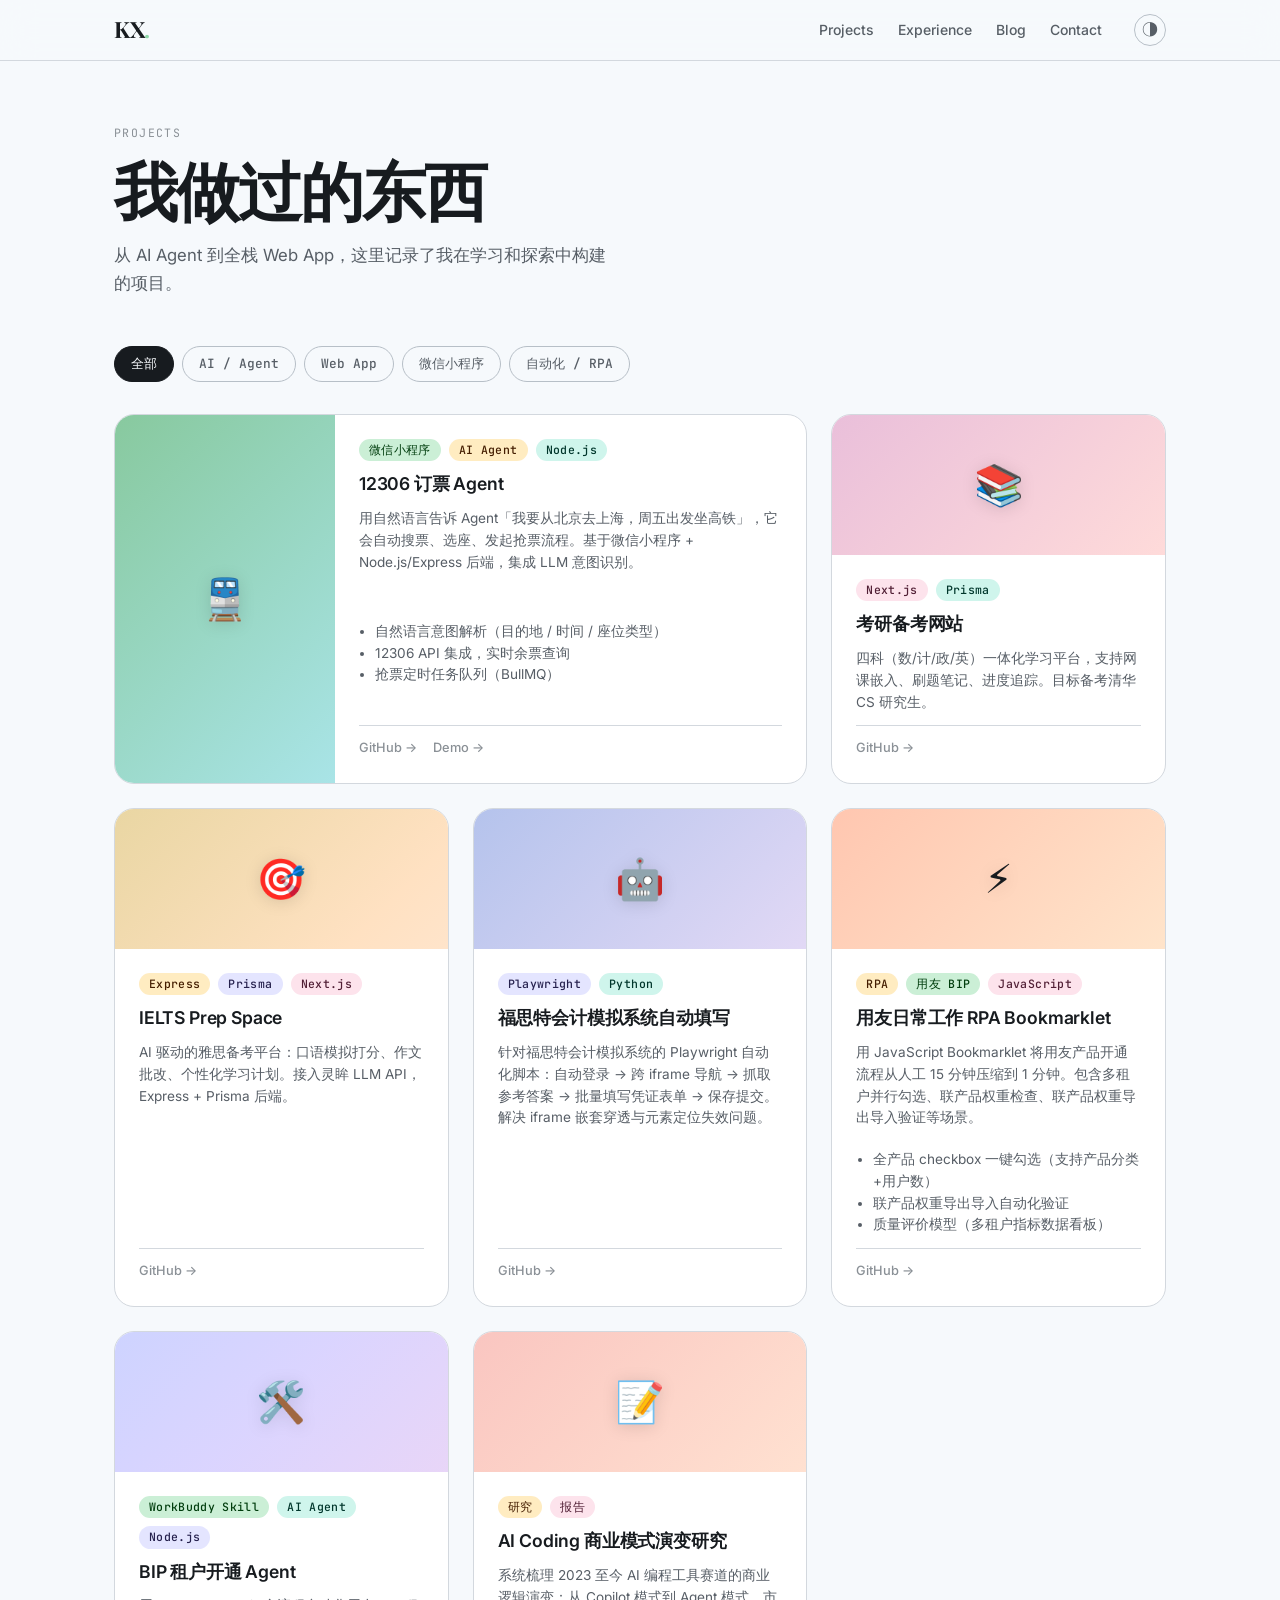
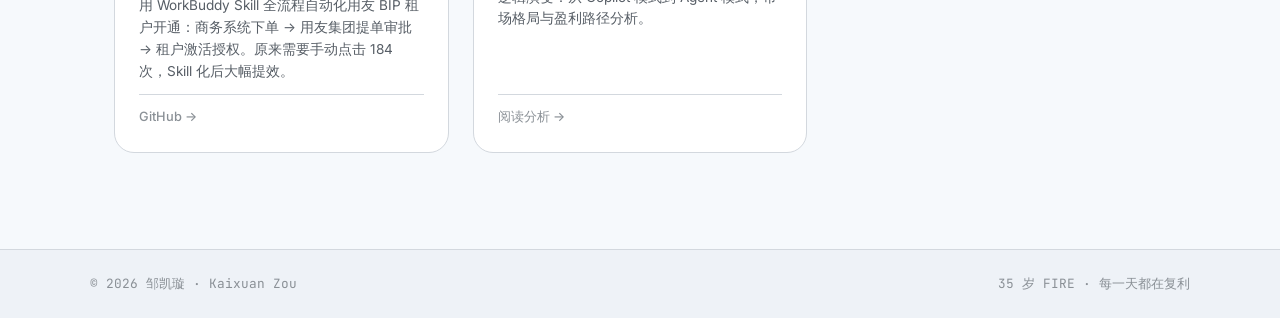
<file: projects.html>
<!DOCTYPE html>
<html lang="zh-CN">
<head>
  <meta charset="UTF-8" />
  <meta name="viewport" content="width=device-width, initial-scale=1.0" />
  <title>Projects · 邹凯璇</title>
  <link rel="preconnect" href="https://fonts.googleapis.com" />
  <link rel="preconnect" href="https://fonts.gstatic.com" crossorigin />
  <link href="https://fonts.googleapis.com/css2?family=Playfair+Display:ital,wght@0,700;1,400&family=Inter:wght@300;400;500;600&family=JetBrains+Mono:wght@400;500&display=swap" rel="stylesheet" />
  <link rel="stylesheet" href="/assets/style.css" />
</head>
<body>

  <header class="site-nav">
    <div class="nav-inner">
      <a href="index.html" class="nav-logo">KX<span class="logo-dot">.</span></a>
      <nav class="nav-links">
        <a href="projects.html">Projects</a>
        <a href="experience.html">Experience</a>
        <a href="blog/index.html">Blog</a>
        <a href="index.html#contact">Contact</a>
      </nav>
      <button class="nav-theme-toggle" id="themeToggle" aria-label="切换主题">
        <span class="toggle-icon">◑</span>
      </button>
    </div>
  </header>

  <div class="page-hero">
    <div class="page-hero-label">Projects</div>
    <h1 class="page-hero-title">我做过的东西</h1>
    <p class="page-hero-desc">从 AI Agent 到全栈 Web App，这里记录了我在学习和探索中构建的项目。</p>
  </div>

  <section style="max-width:1100px; margin:0 auto; padding: 0 1.5rem var(--space-24);">

    <div class="projects-filters">
      <button class="filter-btn active" data-filter="all">全部</button>
      <button class="filter-btn" data-filter="ai">AI / Agent</button>
      <button class="filter-btn" data-filter="web">Web App</button>
      <button class="filter-btn" data-filter="wechat">微信小程序</button>
      <button class="filter-btn" data-filter="automation">自动化 / RPA</button>
    </div>

    <div class="project-grid">

      <!-- 1 -->
      <article class="project-card project-featured" data-tags="ai wechat">
        <div class="project-card-img" style="background: linear-gradient(135deg, oklch(78% 0.09 155), oklch(88% 0.06 200))">
          <div class="project-icon">🚆</div>
        </div>
        <div class="project-card-body">
          <div class="project-meta">
            <span class="tag tag-green">微信小程序</span>
            <span class="tag tag-yellow">AI Agent</span>
            <span class="tag tag-mint">Node.js</span>
          </div>
          <h3 class="project-title">12306 订票 Agent</h3>
          <p class="project-desc">用自然语言告诉 Agent「我要从北京去上海，周五出发坐高铁」，它会自动搜票、选座、发起抢票流程。基于微信小程序 + Node.js/Express 后端，集成 LLM 意图识别。</p>
          <ul class="project-desc" style="margin-top: 0.5rem; padding-left: 1.2em;">
            <li>自然语言意图解析（目的地 / 时间 / 座位类型）</li>
            <li>12306 API 集成，实时余票查询</li>
            <li>抢票定时任务队列（BullMQ）</li>
          </ul>
          <div class="project-links">
            <a href="#" class="proj-link">GitHub →</a>
            <a href="#" class="proj-link">Demo →</a>
          </div>
        </div>
      </article>

      <!-- 2 -->
      <article class="project-card" data-tags="web ai">
        <div class="project-card-img" style="background: linear-gradient(135deg, oklch(85% 0.06 340), oklch(92% 0.04 20))">
          <div class="project-icon">📚</div>
        </div>
        <div class="project-card-body">
          <div class="project-meta">
            <span class="tag tag-pink">Next.js</span>
            <span class="tag tag-mint">Prisma</span>
          </div>
          <h3 class="project-title">考研备考网站</h3>
          <p class="project-desc">四科（数/计/政/英）一体化学习平台，支持网课嵌入、刷题笔记、进度追踪。目标备考清华 CS 研究生。</p>
          <div class="project-links">
            <a href="#" class="proj-link">GitHub →</a>
          </div>
        </div>
      </article>

      <!-- 3 -->
      <article class="project-card" data-tags="web ai">
        <div class="project-card-img" style="background: linear-gradient(135deg, oklch(88% 0.07 90), oklch(94% 0.05 60))">
          <div class="project-icon">🎯</div>
        </div>
        <div class="project-card-body">
          <div class="project-meta">
            <span class="tag tag-yellow">Express</span>
            <span class="tag tag-lavender">Prisma</span>
            <span class="tag tag-pink">Next.js</span>
          </div>
          <h3 class="project-title">IELTS Prep Space</h3>
          <p class="project-desc">AI 驱动的雅思备考平台：口语模拟打分、作文批改、个性化学习计划。接入灵眸 LLM API，Express + Prisma 后端。</p>
          <div class="project-links">
            <a href="#" class="proj-link">GitHub →</a>
          </div>
        </div>
      </article>

      <!-- 4 -->
      <article class="project-card" data-tags="automation">
        <div class="project-card-img" style="background: linear-gradient(135deg, oklch(82% 0.06 270), oklch(90% 0.04 300))">
          <div class="project-icon">🤖</div>
        </div>
        <div class="project-card-body">
          <div class="project-meta">
            <span class="tag tag-lavender">Playwright</span>
            <span class="tag tag-mint">Python</span>
          </div>
          <h3 class="project-title">福思特会计模拟系统自动填写</h3>
          <p class="project-desc">针对福思特会计模拟系统的 Playwright 自动化脚本：自动登录 → 跨 iframe 导航 → 抓取参考答案 → 批量填写凭证表单 → 保存提交。解决 iframe 嵌套穿透与元素定位失效问题。</p>
          <div class="project-links">
            <a href="#" class="proj-link">GitHub →</a>
          </div>
        </div>
      </article>

      <!-- 5 -->
      <article class="project-card" data-tags="automation ai">
        <div class="project-card-img" style="background: linear-gradient(135deg, oklch(88% 0.08 40), oklch(94% 0.05 60))">
          <div class="project-icon">⚡</div>
        </div>
        <div class="project-card-body">
          <div class="project-meta">
            <span class="tag tag-yellow">RPA</span>
            <span class="tag tag-green">用友 BIP</span>
            <span class="tag tag-pink">JavaScript</span>
          </div>
          <h3 class="project-title">用友日常工作 RPA Bookmarklet</h3>
          <p class="project-desc">用 JavaScript Bookmarklet 将用友产品开通流程从人工 15 分钟压缩到 1 分钟。包含多租户并行勾选、联产品权重检查、联产品权重导出导入验证等场景。</p>
          <ul class="project-desc" style="margin-top: 0.5rem; padding-left: 1.2em;">
            <li>全产品 checkbox 一键勾选（支持产品分类+用户数）</li>
            <li>联产品权重导出导入自动化验证</li>
            <li>质量评价模型（多租户指标数据看板）</li>
          </ul>
          <div class="project-links">
            <a href="#" class="proj-link">GitHub →</a>
          </div>
        </div>
      </article>

      <!-- 6 -->
      <article class="project-card" data-tags="ai web">
        <div class="project-card-img" style="background: linear-gradient(135deg, oklch(88% 0.07 280), oklch(90% 0.05 310))">
          <div class="project-icon">🛠️</div>
        </div>
        <div class="project-card-body">
          <div class="project-meta">
            <span class="tag tag-green">WorkBuddy Skill</span>
            <span class="tag tag-mint">AI Agent</span>
            <span class="tag tag-lavender">Node.js</span>
          </div>
          <h3 class="project-title">BIP 租户开通 Agent</h3>
          <p class="project-desc">用 WorkBuddy Skill 全流程自动化用友 BIP 租户开通：商务系统下单 → 用友集团提单审批 → 租户激活授权。原来需要手动点击 184 次，Skill 化后大幅提效。</p>
          <div class="project-links">
            <a href="#" class="proj-link">GitHub →</a>
          </div>
        </div>
      </article>

      <!-- 7 -->
      <article class="project-card" data-tags="ai">
        <div class="project-card-img" style="background: linear-gradient(135deg, oklch(87% 0.06 25), oklch(93% 0.04 50))">
          <div class="project-icon">📝</div>
        </div>
        <div class="project-card-body">
          <div class="project-meta">
            <span class="tag tag-yellow">研究</span>
            <span class="tag tag-pink">报告</span>
          </div>
          <h3 class="project-title">AI Coding 商业模式演变研究</h3>
          <p class="project-desc">系统梳理 2023 至今 AI 编程工具赛道的商业逻辑演变：从 Copilot 模式到 Agent 模式，市场格局与盈利路径分析。</p>
          <div class="project-links">
            <a href="blog/index.html" class="proj-link">阅读分析 →</a>
          </div>
        </div>
      </article>

    </div>
  </section>

  <footer class="site-footer">
    <div class="footer-inner">
      <span class="footer-copy">© 2026 邹凯璇 · Kaixuan Zou</span>
      <span class="footer-motto">35 岁 FIRE · 每一天都在复利</span>
    </div>
  </footer>

  <script src="/assets/main.js"></script>
</body>
</html>
</file>
<file: assets/style.css>
/* ═══════════════════════════════════════════
   DESIGN TOKENS
   ═══════════════════════════════════════════ */
:root {
  /* Palette — Muted Pastel (Wind inspiration) */
  --c-pink:       oklch(88% 0.06 355);
  --c-pink-soft:  oklch(94% 0.03 355);
  --c-green:      oklch(82% 0.10 155);
  --c-green-soft: oklch(92% 0.05 155);
  --c-yellow:     oklch(87% 0.12 85);
  --c-yellow-soft:oklch(95% 0.06 85);
  --c-mint:       oklch(88% 0.08 180);
  --c-mint-soft:  oklch(94% 0.04 180);
  --c-lavender:   oklch(83% 0.07 285);
  --c-lavender-soft: oklch(93% 0.04 285);

  /* Neutrals */
  --bg:           oklch(98% 0.005 250);
  --bg-alt:       oklch(96% 0.008 255);
  --surface:      oklch(100% 0 0);
  --border:       oklch(88% 0.01 250);
  --border-strong:oklch(80% 0.015 250);
  --text-primary: oklch(22% 0.01 250);
  --text-secondary:oklch(48% 0.015 250);
  --text-muted:   oklch(65% 0.012 250);

  /* Typography */
  --font-display: 'Playfair Display', Georgia, serif;
  --font-body:    'Inter', system-ui, sans-serif;
  --font-mono:    'JetBrains Mono', 'Fira Code', monospace;

  /* Spacing scale */
  --space-1: 0.25rem;
  --space-2: 0.5rem;
  --space-3: 0.75rem;
  --space-4: 1rem;
  --space-6: 1.5rem;
  --space-8: 2rem;
  --space-12: 3rem;
  --space-16: 4rem;
  --space-24: 6rem;

  /* Radii */
  --r-sm: 6px;
  --r-md: 12px;
  --r-lg: 20px;
  --r-xl: 32px;

  /* Shadows */
  --shadow-sm: 0 1px 3px oklch(0% 0 0 / 0.06), 0 1px 2px oklch(0% 0 0 / 0.04);
  --shadow-md: 0 4px 16px oklch(0% 0 0 / 0.08), 0 2px 6px oklch(0% 0 0 / 0.04);
  --shadow-lg: 0 12px 40px oklch(0% 0 0 / 0.10), 0 4px 12px oklch(0% 0 0 / 0.05);

  /* Motion */
  --ease-out-quart: cubic-bezier(0.25, 1, 0.5, 1);
  --ease-in-out: cubic-bezier(0.4, 0, 0.2, 1);
  --duration-fast: 150ms;
  --duration-base: 280ms;
  --duration-slow: 480ms;
}

/* Dark mode */
[data-theme="dark"] {
  --bg:           oklch(14% 0.01 250);
  --bg-alt:       oklch(18% 0.012 250);
  --surface:      oklch(20% 0.012 250);
  --border:       oklch(28% 0.015 250);
  --border-strong:oklch(38% 0.015 250);
  --text-primary: oklch(94% 0.008 250);
  --text-secondary:oklch(70% 0.012 250);
  --text-muted:   oklch(55% 0.012 250);
}

/* ═══════════════════════════════════════════
   RESET & BASE
   ═══════════════════════════════════════════ */
*, *::before, *::after {
  box-sizing: border-box;
  margin: 0;
  padding: 0;
}

html {
  scroll-behavior: smooth;
  font-size: 16px;
}

body {
  font-family: var(--font-body);
  background-color: var(--bg);
  color: var(--text-primary);
  line-height: 1.6;
  transition: background-color var(--duration-base) var(--ease-in-out),
              color var(--duration-base) var(--ease-in-out);
  overflow-x: hidden;
}

a {
  color: inherit;
  text-decoration: none;
}

img {
  max-width: 100%;
  display: block;
}

/* ═══════════════════════════════════════════
   NAVIGATION
   ═══════════════════════════════════════════ */
.site-nav {
  position: fixed;
  top: 0;
  left: 0;
  right: 0;
  z-index: 100;
  background: oklch(98% 0.005 250 / 0.85);
  backdrop-filter: blur(16px) saturate(1.4);
  border-bottom: 1px solid var(--border);
  transition: background var(--duration-base) var(--ease-in-out);
}

[data-theme="dark"] .site-nav {
  background: oklch(14% 0.01 250 / 0.88);
}

.nav-inner {
  max-width: 1100px;
  margin: 0 auto;
  padding: 0 var(--space-6);
  height: 60px;
  display: flex;
  align-items: center;
  gap: var(--space-8);
}

.nav-logo {
  font-family: var(--font-display);
  font-size: 1.4rem;
  font-weight: 700;
  letter-spacing: -0.02em;
  color: var(--text-primary);
}

.logo-dot {
  color: var(--c-green);
}

.nav-links {
  display: flex;
  gap: var(--space-6);
  margin-left: auto;
}

.nav-links a {
  font-size: 0.875rem;
  font-weight: 500;
  color: var(--text-secondary);
  transition: color var(--duration-fast) var(--ease-out-quart);
  position: relative;
}

.nav-links a::after {
  content: '';
  position: absolute;
  bottom: -2px;
  left: 0;
  right: 0;
  height: 1.5px;
  background: var(--c-green);
  transform: scaleX(0);
  transform-origin: left;
  transition: transform var(--duration-base) var(--ease-out-quart);
}

.nav-links a:hover {
  color: var(--text-primary);
}

.nav-links a:hover::after {
  transform: scaleX(1);
}

.nav-theme-toggle {
  width: 32px;
  height: 32px;
  border-radius: 50%;
  border: 1.5px solid var(--border-strong);
  background: transparent;
  cursor: pointer;
  display: flex;
  align-items: center;
  justify-content: center;
  font-size: 1rem;
  color: var(--text-secondary);
  transition: all var(--duration-fast) var(--ease-out-quart);
}

.nav-theme-toggle:hover {
  background: var(--bg-alt);
  color: var(--text-primary);
}

/* ═══════════════════════════════════════════
   HERO — full viewport, overlay style
   ═══════════════════════════════════════════ */
.hero {
  min-height: 100svh;
  display: flex;
  flex-direction: column;
  justify-content: center;
  padding: calc(60px + var(--space-16)) var(--space-6) var(--space-16);
  max-width: 1100px;
  margin: 0 auto;
  position: relative;
}

.hero-main {
  display: grid;
  grid-template-columns: 1fr 280px;
  gap: var(--space-12);
  width: 100%;
  align-items: start;
}

/* ── Status Panel ── */
.hero-status {
  background: var(--surface);
  border: 1px solid var(--border);
  border-radius: var(--r-lg);
  padding: var(--space-6);
  box-shadow: var(--shadow-md);
  animation: fade-up 0.8s var(--ease-out-quart) 0.4s both;
  position: relative;
  overflow: hidden;
  display: flex;
  flex-direction: column;
  min-height: 420px;
}

.hero-status::before {
  content: '';
  position: absolute;
  top: 0;
  left: 0;
  right: 0;
  height: 3px;
  background: linear-gradient(90deg, var(--c-green), var(--c-pink), var(--c-yellow));
  opacity: 0.6;
}

.hero-status::after {
  content: '';
  position: absolute;
  left: 24px;
  top: 60px;
  bottom: 140px;
  width: 2px;
  background: linear-gradient(180deg, var(--c-green-soft) 0%, var(--c-pink-soft) 50%, var(--c-yellow-soft) 100%);
  border-radius: 1px;
  opacity: 0.5;
}

.status-header {
  display: flex;
  align-items: center;
  gap: var(--space-2);
  margin-bottom: var(--space-4);
}

.status-pulse {
  width: 8px;
  height: 8px;
  border-radius: 50%;
  background: var(--c-green);
  box-shadow: 0 0 0 0 oklch(82% 0.10 155 / 0.5);
  animation: pulse-dot 2s ease-in-out infinite;
}

.status-label {
  font-family: var(--font-mono);
  font-size: 0.7rem;
  letter-spacing: 0.08em;
  text-transform: uppercase;
  color: var(--text-muted);
  font-weight: 500;
}

.status-list {
  list-style: none;
  display: flex;
  flex-direction: column;
  gap: var(--space-4);
}

.status-item {
  display: flex;
  align-items: flex-start;
  gap: var(--space-3);
  font-size: 0.84rem;
  line-height: 1.55;
  color: var(--text-secondary);
  padding: var(--space-2) var(--space-3);
  border-radius: var(--r-md);
  position: relative;
  overflow: hidden;
  cursor: default;
  transition: background var(--duration-fast) var(--ease-in-out);
}

.status-item::after {
  content: '';
  position: absolute;
  inset: 0;
  background: radial-gradient(circle at var(--ripple-x, 50%) var(--ripple-y, 50%), var(--bg-alt) 0%, transparent 60%);
  opacity: 0;
  transform: scale(0);
  transition: transform 0.5s var(--ease-out-quart), opacity 0.5s var(--ease-out-quart);
  pointer-events: none;
  z-index: 0;
}

.status-item:hover::after {
  opacity: 1;
  transform: scale(2.5);
}

.status-item:hover {
  background: var(--bg-alt);
}

.status-bullet {
  width: 6px;
  height: 6px;
  border-radius: 50%;
  background: var(--bullet-color, var(--c-lavender));
  margin-top: 0.45em;
  flex-shrink: 0;
  position: relative;
  z-index: 1;
}

.status-text {
  transition: color var(--duration-fast) var(--ease-in-out);
  position: relative;
  z-index: 1;
}

.status-item:hover .status-text {
  color: var(--text-primary);
}

.status-divider {
  margin: var(--space-4) 0;
  height: 1px;
  background: linear-gradient(90deg, transparent, var(--border), transparent);
}

/* ── Cute CSS Avatar ── */
.status-avatar {
  margin-top: auto;
  display: flex;
  flex-direction: column;
  align-items: center;
  justify-content: center;
  padding-top: var(--space-4);
  min-height: 90px;
}

.avatar-img {
  width: 72px;
  height: 72px;
  border-radius: 50%;
  object-fit: cover;
  border: 2px solid var(--border);
  box-shadow: var(--shadow-sm);
  transition: transform var(--duration-base) var(--ease-out-quart),
              box-shadow var(--duration-base) var(--ease-out-quart);
}

.avatar-img:hover {
  transform: scale(1.08) rotate(-3deg);
  box-shadow: var(--shadow-md);
}

/* ── Fallback CSS Avatar v2 ── */
.avatar-fallback {
  display: flex;
  flex-direction: column;
  align-items: center;
  gap: 2px;
}

.avatar-cap-v2 {
  width: 68px;
  height: 18px;
  background: linear-gradient(180deg, #9bbee0 0%, #7aadd4 100%);
  border-radius: 34px 34px 2px 2px;
  position: relative;
  z-index: 2;
}

.avatar-cap-v2::after {
  content: '';
  position: absolute;
  top: 4px;
  right: -4px;
  width: 10px;
  height: 6px;
  background: #7aadd4;
  border-radius: 0 4px 4px 0;
}

.avatar-face-v2 {
  width: 64px;
  height: 56px;
  background: linear-gradient(180deg, #fff8f2 0%, #f8e8db 100%);
  border-radius: 32px 32px 26px 26px;
  position: relative;
  display: flex;
  flex-direction: column;
  align-items: center;
  justify-content: center;
  gap: 3px;
  margin-top: -3px;
  z-index: 1;
  box-shadow: inset 0 -2px 4px rgba(0,0,0,0.04);
}

.avatar-glasses-v2 {
  display: flex;
  align-items: center;
  gap: 1px;
  margin-top: 2px;
}

.avatar-lens-v2 {
  width: 16px;
  height: 16px;
  border: 2px solid #1a1a1a;
  border-radius: 50%;
  background: rgba(255,255,255,0.2);
  position: relative;
}

.avatar-lens-v2::after {
  content: '';
  position: absolute;
  width: 4px;
  height: 4px;
  background: #1a1a1a;
  border-radius: 50%;
  top: 4px;
  left: 4px;
}

.avatar-bridge-v2 {
  width: 4px;
  height: 1.5px;
  background: #1a1a1a;
  border-radius: 1px;
}

.avatar-blush-v2 {
  display: flex;
  gap: 18px;
}

.avatar-blush-v2::before,
.avatar-blush-v2::after {
  content: '';
  width: 7px;
  height: 4px;
  background: #eab0ba;
  border-radius: 50%;
  opacity: 0.75;
}

.avatar-mouth-v2 {
  width: 6px;
  height: 2px;
  background: #b88880;
  border-radius: 0 0 3px 3px;
}

/* Decorative blur orbs */
.hero-bg {
  position: fixed;
  inset: 0;
  z-index: -1;
  overflow: hidden;
  pointer-events: none;
}

.hero-blur-orb {
  position: absolute;
  border-radius: 50%;
  filter: blur(80px);
  opacity: 0.35;
}

.orb-1 {
  width: 600px;
  height: 600px;
  background: var(--c-pink);
  top: -200px;
  right: -100px;
  animation: orb-drift 18s ease-in-out infinite alternate;
}

.orb-2 {
  width: 400px;
  height: 400px;
  background: var(--c-mint);
  bottom: 10%;
  left: -80px;
  animation: orb-drift 22s ease-in-out infinite alternate-reverse;
}

.orb-3 {
  width: 300px;
  height: 300px;
  background: var(--c-yellow);
  top: 40%;
  left: 40%;
  animation: orb-drift 26s ease-in-out infinite alternate;
}

.hero-grid-overlay {
  position: absolute;
  inset: 0;
  background-image:
    linear-gradient(var(--border) 1px, transparent 1px),
    linear-gradient(90deg, var(--border) 1px, transparent 1px);
  background-size: 48px 48px;
  opacity: 0.4;
  mask-image: radial-gradient(ellipse 80% 80% at 50% 50%, black, transparent);
}

@keyframes orb-drift {
  from { transform: translate(0, 0) scale(1); }
  to   { transform: translate(40px, 30px) scale(1.08); }
}

.hero-badge {
  display: inline-flex;
  align-items: center;
  gap: var(--space-2);
  font-size: 0.75rem;
  font-family: var(--font-mono);
  letter-spacing: 0.06em;
  color: var(--text-muted);
  border: 1px solid var(--border);
  background: var(--surface);
  padding: var(--space-2) var(--space-4);
  border-radius: 100px;
  margin-bottom: var(--space-6);
  animation: fade-up 0.6s var(--ease-out-quart) 0.1s both;
}

.hero-badge-art .badge-text {
  font-family: var(--font-display);
  font-style: italic;
  font-weight: 700;
  font-size: 0.9rem;
  letter-spacing: 0.02em;
  background: linear-gradient(
    135deg,
    oklch(52% 0.18 355) 0%,
    oklch(55% 0.22 85) 50%,
    oklch(48% 0.18 155) 100%
  );
  -webkit-background-clip: text;
  -webkit-text-fill-color: transparent;
  background-clip: text;
  text-shadow: 0 1px 8px oklch(60% 0.05 250 / 0.25);
}

.badge-dot {
  width: 6px;
  height: 6px;
  border-radius: 50%;
  background: var(--c-green);
  box-shadow: 0 0 0 0 var(--c-green);
  animation: pulse-dot 2s ease-in-out infinite;
}

@keyframes pulse-dot {
  0%, 100% { box-shadow: 0 0 0 0 oklch(82% 0.10 155 / 0.5); }
  50%       { box-shadow: 0 0 0 5px oklch(82% 0.10 155 / 0); }
}

.hero-title {
  font-family: var(--font-display);
  font-size: clamp(3rem, 8vw, 6.5rem);
  line-height: 1.05;
  letter-spacing: -0.03em;
  color: var(--text-primary);
  margin-bottom: var(--space-6);
  animation: fade-up 0.7s var(--ease-out-quart) 0.2s both;
}

.hero-title .hero-cn-name {
  font-weight: 400;
  color: var(--text-secondary);
  font-size: 0.65em;
  font-style: normal;
  display: inline-block;
  margin-top: 0.15em;
}

.hero-subtitle {
  font-size: clamp(0.95rem, 2vw, 1.15rem);
  color: var(--text-secondary);
  line-height: 1.7;
  max-width: 520px;
  margin-bottom: var(--space-8);
  animation: fade-up 0.7s var(--ease-out-quart) 0.35s both;
}

.hero-cta {
  display: flex;
  gap: var(--space-4);
  flex-wrap: wrap;
  margin-bottom: var(--space-8);
  animation: fade-up 0.7s var(--ease-out-quart) 0.45s both;
}

.btn-primary {
  display: inline-flex;
  align-items: center;
  gap: var(--space-2);
  background: var(--text-primary);
  color: var(--bg);
  padding: var(--space-3) var(--space-6);
  border-radius: var(--r-sm);
  font-size: 0.9rem;
  font-weight: 600;
  letter-spacing: 0.01em;
  transition: all var(--duration-base) var(--ease-out-quart);
}

.btn-primary:hover {
  transform: translateY(-2px);
  box-shadow: var(--shadow-md);
}

.btn-ghost {
  display: inline-flex;
  align-items: center;
  gap: var(--space-2);
  background: transparent;
  color: var(--text-secondary);
  padding: var(--space-3) var(--space-6);
  border-radius: var(--r-sm);
  font-size: 0.9rem;
  font-weight: 500;
  border: 1.5px solid var(--border-strong);
  transition: all var(--duration-base) var(--ease-out-quart);
}

.btn-ghost:hover {
  background: var(--bg-alt);
  color: var(--text-primary);
  transform: translateY(-2px);
}

.hero-tags {
  display: flex;
  gap: var(--space-2);
  flex-wrap: wrap;
  animation: fade-up 0.7s var(--ease-out-quart) 0.55s both;
}

.hero-scroll-hint {
  position: absolute;
  bottom: var(--space-8);
  left: 50%;
  transform: translateX(-50%);
  display: flex;
  flex-direction: column;
  align-items: center;
  gap: var(--space-2);
  color: var(--text-muted);
  font-size: 0.7rem;
  font-family: var(--font-mono);
  letter-spacing: 0.1em;
  animation: fade-up 1s var(--ease-out-quart) 1s both;
}

.scroll-line {
  width: 1px;
  height: 40px;
  background: linear-gradient(to bottom, var(--text-muted), transparent);
  animation: scroll-pulse 2s ease-in-out infinite;
}

@keyframes scroll-pulse {
  0%, 100% { opacity: 0.3; }
  50%       { opacity: 1; }
}

/* ═══════════════════════════════════════════
   TAGS / BADGES
   ═══════════════════════════════════════════ */
.tag {
  display: inline-block;
  font-size: 0.72rem;
  font-family: var(--font-mono);
  font-weight: 500;
  padding: 2px 10px;
  border-radius: 100px;
  letter-spacing: 0.03em;
  transition: transform var(--duration-fast) var(--ease-out-quart);
}

.tag:hover {
  transform: scale(1.05);
}

.tag-green    { background: var(--c-green-soft);    color: oklch(30% 0.12 155); }
.tag-pink     { background: var(--c-pink-soft);     color: oklch(32% 0.08 355); }
.tag-yellow   { background: var(--c-yellow-soft);   color: oklch(28% 0.10 75); }
.tag-mint     { background: var(--c-mint-soft);     color: oklch(28% 0.09 180); }
.tag-lavender { background: var(--c-lavender-soft); color: oklch(28% 0.08 285); }

.blog-cat-badge {
  display: inline-block;
  font-size: 0.72rem;
  font-family: var(--font-mono);
  font-weight: 500;
  padding: 2px 10px;
  border-radius: 4px;
  letter-spacing: 0.03em;
  margin-bottom: var(--space-1);
}

.badge-green  { background: var(--c-green-soft);  color: oklch(28% 0.12 155); }
.badge-pink   { background: var(--c-pink-soft);   color: oklch(28% 0.09 355); }
.badge-yellow { background: var(--c-yellow-soft); color: oklch(26% 0.10 75); }

/* ═══════════════════════════════════════════
   SECTIONS
   ═══════════════════════════════════════════ */
.section {
  padding: var(--space-24) var(--space-6);
}

.section-alt {
  background: var(--bg-alt);
}

.section-inner {
  max-width: 1100px;
  margin: 0 auto;
}

.section-header {
  display: grid;
  grid-template-columns: 1fr auto;
  grid-template-rows: auto auto;
  gap: var(--space-2) var(--space-4);
  margin-bottom: var(--space-12);
  align-items: end;
}

.section-label {
  grid-column: 1;
  grid-row: 1;
  font-size: 0.72rem;
  font-family: var(--font-mono);
  letter-spacing: 0.12em;
  text-transform: uppercase;
  color: var(--text-muted);
}

.section-title {
  grid-column: 1;
  grid-row: 2;
  font-family: var(--font-display);
  font-size: clamp(1.8rem, 4vw, 2.6rem);
  font-weight: 700;
  letter-spacing: -0.02em;
  line-height: 1.15;
  color: var(--text-primary);
}

.section-more {
  grid-column: 2;
  grid-row: 2;
  font-size: 0.85rem;
  font-weight: 500;
  color: var(--text-muted);
  border-bottom: 1px solid var(--border-strong);
  transition: color var(--duration-fast) var(--ease-out-quart);
  white-space: nowrap;
  padding-bottom: 2px;
  align-self: end;
}

.section-more:hover {
  color: var(--text-primary);
}

/* ═══════════════════════════════════════════
   PROJECT GRID
   ═══════════════════════════════════════════ */
.project-grid {
  display: grid;
  grid-template-columns: repeat(auto-fill, minmax(280px, 1fr));
  gap: var(--space-6);
}

.project-card {
  background: var(--surface);
  border: 1px solid var(--border);
  border-radius: var(--r-lg);
  overflow: hidden;
  transition: all var(--duration-base) var(--ease-out-quart);
  display: flex;
  flex-direction: column;
}

.project-card:hover {
  transform: translateY(-4px);
  box-shadow: var(--shadow-lg);
  border-color: var(--border-strong);
}

.project-card-img {
  height: 140px;
  display: flex;
  align-items: center;
  justify-content: center;
  position: relative;
  overflow: hidden;
}

.project-icon {
  font-size: 2.5rem;
  filter: drop-shadow(0 2px 8px oklch(0% 0 0 / 0.12));
  transition: transform var(--duration-base) var(--ease-out-quart);
}

.project-card:hover .project-icon {
  transform: scale(1.15) rotate(-4deg);
}

.project-card-body {
  padding: var(--space-6);
  display: flex;
  flex-direction: column;
  gap: var(--space-3);
  flex: 1;
}

.project-meta {
  display: flex;
  gap: var(--space-2);
  flex-wrap: wrap;
}

.project-title {
  font-size: 1.1rem;
  font-weight: 600;
  letter-spacing: -0.01em;
  color: var(--text-primary);
  line-height: 1.3;
}

.project-desc {
  font-size: 0.85rem;
  color: var(--text-secondary);
  line-height: 1.6;
  flex: 1;
}

.project-links {
  margin-top: auto;
  padding-top: var(--space-3);
  border-top: 1px solid var(--border);
  display: flex;
  gap: var(--space-4);
}

.proj-link {
  font-size: 0.8rem;
  font-weight: 500;
  color: var(--text-muted);
  transition: color var(--duration-fast) var(--ease-out-quart);
}

.proj-link:hover {
  color: var(--text-primary);
}

.project-featured {
  grid-column: span 2;
  flex-direction: row;
}

.project-featured .project-card-img {
  width: 220px;
  flex-shrink: 0;
  height: auto;
}

/* ═══════════════════════════════════════════
   EXPERIENCE STRIP
   ═══════════════════════════════════════════ */
.exp-strip {
  display: grid;
  grid-template-columns: repeat(3, 1fr);
  gap: 0;
  background: var(--surface);
  border: 1px solid var(--border);
  border-radius: var(--r-lg);
  overflow: hidden;
}

.exp-item {
  padding: var(--space-8);
  display: flex;
  gap: var(--space-4);
  position: relative;
  transition: background var(--duration-base) var(--ease-out-quart);
  border-left: 3px solid transparent;
}

.exp-item:nth-child(1) { border-left-color: var(--c-green); }
.exp-item:nth-child(3) { border-left-color: var(--c-pink); }
.exp-item:nth-child(5) { border-left-color: var(--c-yellow); }

.exp-item:hover {
  background: var(--bg-alt);
}

.exp-dot {
  width: 10px;
  height: 10px;
  border-radius: 50%;
  flex-shrink: 0;
  margin-top: 6px;
}

.exp-dot-green    { background: var(--c-green); }
.exp-dot-pink     { background: var(--c-pink); }
.exp-dot-yellow   { background: var(--c-yellow); }
.exp-dot-mint     { background: var(--c-mint); }

.exp-divider {
  width: 1px;
  background: var(--border);
  align-self: stretch;
}

.exp-body {
  display: flex;
  flex-direction: column;
  gap: var(--space-1);
}

.exp-period {
  font-size: 0.72rem;
  font-family: var(--font-mono);
  color: var(--text-muted);
  letter-spacing: 0.04em;
}

.exp-role {
  font-size: 1rem;
  font-weight: 600;
  color: var(--text-primary);
  margin-top: var(--space-1);
}

.exp-org {
  font-size: 0.85rem;
  color: var(--text-secondary);
}

.exp-tags {
  margin-top: var(--space-3);
}

/* ═══════════════════════════════════════════
   BLOG LIST — Jekyll Satellite style
   ═══════════════════════════════════════════ */
.blog-list {
  display: flex;
  flex-direction: column;
  gap: 0;
  border: 1px solid var(--border);
  border-radius: var(--r-lg);
  overflow: hidden;
  background: var(--surface);
}

.blog-row {
  display: grid;
  grid-template-columns: 120px 1fr;
  gap: var(--space-6);
  padding: var(--space-6) var(--space-8);
  border-bottom: 1px solid var(--border);
  transition: background var(--duration-fast) var(--ease-out-quart);
}

.blog-row:last-child {
  border-bottom: none;
}

.blog-row:hover {
  background: var(--bg-alt);
}

.blog-row-date {
  font-size: 0.75rem;
  font-family: var(--font-mono);
  color: var(--text-muted);
  padding-top: 3px;
  letter-spacing: 0.04em;
}

.blog-row-content {
  display: flex;
  flex-direction: column;
  gap: var(--space-2);
}

.blog-row-title {
  font-size: 1rem;
  font-weight: 600;
  color: var(--text-primary);
  line-height: 1.4;
  transition: color var(--duration-fast) var(--ease-out-quart);
}

.blog-row-title:hover {
  color: oklch(40% 0.10 155);
}

.blog-row-desc {
  font-size: 0.83rem;
  color: var(--text-secondary);
  line-height: 1.6;
}

/* ═══════════════════════════════════════════
   CONTACT
   ═══════════════════════════════════════════ */
.section-contact {
  background: var(--text-primary);
}

.contact-inner {
  text-align: center;
  padding: var(--space-12) 0;
}

.contact-title {
  font-family: var(--font-display);
  font-size: clamp(2.5rem, 6vw, 4.5rem);
  font-weight: 700;
  color: var(--bg);
  letter-spacing: -0.03em;
  margin-bottom: var(--space-4);
}

.contact-sub {
  font-size: 1rem;
  color: oklch(70% 0.012 250);
  margin-bottom: var(--space-8);
}

.contact-links {
  display: flex;
  gap: var(--space-4);
  justify-content: center;
  flex-wrap: wrap;
}

.contact-btn {
  display: inline-flex;
  align-items: center;
  gap: var(--space-2);
  padding: var(--space-3) var(--space-6);
  border-radius: var(--r-sm);
  font-size: 0.9rem;
  font-weight: 500;
  border: 1.5px solid oklch(40% 0.015 250);
  color: oklch(80% 0.01 250);
  transition: all var(--duration-base) var(--ease-out-quart);
}

.contact-btn:hover {
  background: oklch(100% 0 0 / 0.08);
  border-color: oklch(60% 0.015 250);
  color: var(--bg);
  transform: translateY(-2px);
}

/* ═══════════════════════════════════════════
   FOOTER
   ═══════════════════════════════════════════ */
.site-footer {
  background: var(--bg-alt);
  border-top: 1px solid var(--border);
  padding: var(--space-6);
}

.footer-inner {
  max-width: 1100px;
  margin: 0 auto;
  display: flex;
  justify-content: space-between;
  align-items: center;
  flex-wrap: wrap;
  gap: var(--space-4);
}

.footer-copy,
.footer-motto {
  font-size: 0.8rem;
  color: var(--text-muted);
  font-family: var(--font-mono);
}

/* ═══════════════════════════════════════════
   ANIMATIONS
   ═══════════════════════════════════════════ */
@keyframes fade-up {
  from {
    opacity: 0;
    transform: translateY(20px);
  }
  to {
    opacity: 1;
    transform: translateY(0);
  }
}

.reveal {
  opacity: 0;
  transform: translateY(24px);
  transition: opacity var(--duration-slow) var(--ease-out-quart),
              transform var(--duration-slow) var(--ease-out-quart);
}

.reveal.visible {
  opacity: 1;
  transform: translateY(0);
}

/* ═══════════════════════════════════════════
   PAGE HERO (sub-pages)
   ═══════════════════════════════════════════ */
.page-hero {
  padding: calc(60px + var(--space-16)) var(--space-6) var(--space-12);
  max-width: 1100px;
  margin: 0 auto;
}

.page-hero-label {
  font-size: 0.72rem;
  font-family: var(--font-mono);
  letter-spacing: 0.12em;
  text-transform: uppercase;
  color: var(--text-muted);
  margin-bottom: var(--space-3);
}

.page-hero-title {
  font-family: var(--font-display);
  font-size: clamp(2.4rem, 5vw, 4rem);
  font-weight: 700;
  letter-spacing: -0.03em;
  line-height: 1.1;
  color: var(--text-primary);
  margin-bottom: var(--space-4);
}

.page-hero-desc {
  font-size: 1.05rem;
  color: var(--text-secondary);
  max-width: 500px;
  line-height: 1.7;
}

/* ═══════════════════════════════════════════
   BLOG LAYOUT (2-col with sidebar)
   ═══════════════════════════════════════════ */
.blog-layout {
  display: grid;
  grid-template-columns: 220px 1fr;
  gap: var(--space-12);
  max-width: 1100px;
  margin: 0 auto;
  padding: 0 var(--space-6) var(--space-24);
}

.blog-sidebar {
  position: sticky;
  top: calc(60px + var(--space-6));
  align-self: start;
}

.sidebar-section {
  margin-bottom: var(--space-8);
}

.sidebar-title {
  font-size: 0.7rem;
  font-family: var(--font-mono);
  letter-spacing: 0.1em;
  text-transform: uppercase;
  color: var(--text-muted);
  margin-bottom: var(--space-4);
  padding-bottom: var(--space-2);
  border-bottom: 1px solid var(--border);
}

.sidebar-link {
  display: flex;
  align-items: center;
  justify-content: space-between;
  padding: var(--space-2) var(--space-3);
  border-radius: var(--r-sm);
  font-size: 0.85rem;
  color: var(--text-secondary);
  transition: all var(--duration-fast) var(--ease-out-quart);
  margin-bottom: var(--space-1);
}

.sidebar-link:hover,
.sidebar-link.active {
  background: var(--bg-alt);
  color: var(--text-primary);
}

.sidebar-count {
  font-size: 0.7rem;
  font-family: var(--font-mono);
  color: var(--text-muted);
  background: var(--bg-alt);
  padding: 1px 6px;
  border-radius: 100px;
}

.blog-sidebar-social {
  display: flex;
  flex-wrap: wrap;
  gap: var(--space-2);
}

.social-chip {
  display: inline-flex;
  align-items: center;
  gap: 4px;
  font-size: 0.75rem;
  padding: 4px 10px;
  border: 1px solid var(--border);
  border-radius: var(--r-sm);
  color: var(--text-secondary);
  transition: all var(--duration-fast) var(--ease-out-quart);
}

.social-chip:hover {
  background: var(--bg-alt);
  color: var(--text-primary);
}

/* Blog post list (right column) */
.blog-posts {
  display: flex;
  flex-direction: column;
  gap: var(--space-4);
}

.blog-post-card {
  background: var(--surface);
  border: 1px solid var(--border);
  border-radius: var(--r-lg);
  padding: var(--space-6) var(--space-8);
  transition: all var(--duration-base) var(--ease-out-quart);
}

.blog-post-card:hover {
  transform: translateX(4px);
  border-color: var(--border-strong);
  box-shadow: var(--shadow-sm);
}

.post-header {
  display: flex;
  align-items: flex-start;
  justify-content: space-between;
  gap: var(--space-4);
  margin-bottom: var(--space-3);
}

.post-meta {
  display: flex;
  gap: var(--space-2);
  flex-wrap: wrap;
  align-items: center;
}

.post-date {
  font-size: 0.72rem;
  font-family: var(--font-mono);
  color: var(--text-muted);
}

.post-title {
  font-size: 1.1rem;
  font-weight: 600;
  color: var(--text-primary);
  line-height: 1.4;
  letter-spacing: -0.01em;
  margin-bottom: var(--space-2);
  transition: color var(--duration-fast) var(--ease-out-quart);
  display: block;
}

.post-title:hover {
  color: oklch(40% 0.10 155);
}

.post-excerpt {
  font-size: 0.85rem;
  color: var(--text-secondary);
  line-height: 1.65;
}

/* ═══════════════════════════════════════════
   EXPERIENCE PAGE — Timeline
   ═══════════════════════════════════════════ */
.timeline {
  position: relative;
  max-width: 760px;
}

.timeline::before {
  content: '';
  position: absolute;
  left: 14px;
  top: 8px;
  bottom: 0;
  width: 2px;
  background: linear-gradient(to bottom, var(--c-green), var(--border));
}

.timeline-item {
  display: grid;
  grid-template-columns: 30px 1fr;
  gap: var(--space-6);
  margin-bottom: var(--space-8);
  position: relative;
}

.timeline-dot {
  width: 30px;
  height: 30px;
  border-radius: 50%;
  border: 2px solid var(--bg);
  box-shadow: 0 0 0 3px var(--border-strong);
  flex-shrink: 0;
  display: flex;
  align-items: center;
  justify-content: center;
  font-size: 0.85rem;
  position: relative;
  z-index: 1;
}

.timeline-body {
  background: var(--surface);
  border: 1px solid var(--border);
  border-radius: var(--r-lg);
  padding: var(--space-6) var(--space-8);
  transition: all var(--duration-base) var(--ease-out-quart);
}

.timeline-body:hover {
  box-shadow: var(--shadow-md);
  border-color: var(--border-strong);
}

.timeline-period {
  font-size: 0.72rem;
  font-family: var(--font-mono);
  color: var(--text-muted);
  letter-spacing: 0.05em;
  margin-bottom: var(--space-2);
}

.timeline-title {
  font-size: 1.15rem;
  font-weight: 600;
  color: var(--text-primary);
  margin-bottom: var(--space-1);
}

.timeline-org {
  font-size: 0.9rem;
  color: var(--text-secondary);
  margin-bottom: var(--space-4);
}

.timeline-desc {
  font-size: 0.85rem;
  color: var(--text-secondary);
  line-height: 1.7;
}

.timeline-tags {
  margin-top: var(--space-4);
  display: flex;
  gap: var(--space-2);
  flex-wrap: wrap;
}

/* ═══════════════════════════════════════════
   PROJECTS PAGE — Full grid
   ═══════════════════════════════════════════ */
.projects-filters {
  display: flex;
  gap: var(--space-2);
  flex-wrap: wrap;
  margin-bottom: var(--space-8);
}

.filter-btn {
  display: inline-flex;
  align-items: center;
  padding: var(--space-2) var(--space-4);
  border-radius: 100px;
  font-size: 0.8rem;
  font-weight: 500;
  font-family: var(--font-mono);
  border: 1.5px solid var(--border-strong);
  background: transparent;
  color: var(--text-secondary);
  cursor: pointer;
  transition: all var(--duration-fast) var(--ease-out-quart);
}

.filter-btn:hover,
.filter-btn.active {
  background: var(--text-primary);
  color: var(--bg);
  border-color: var(--text-primary);
}

/* ═══════════════════════════════════════════
   RESPONSIVE
   ═══════════════════════════════════════════ */
@container (max-width: 600px) {
  .project-featured {
    flex-direction: column;
    grid-column: span 1;
  }

  .project-featured .project-card-img {
    width: 100%;
    height: 140px;
  }
}

@media (max-width: 768px) {
  .project-featured {
    flex-direction: column;
    grid-column: span 1;
  }

  .project-featured .project-card-img {
    width: 100%;
    height: 140px;
  }

  .blog-layout {
    grid-template-columns: 1fr;
  }

  .blog-sidebar {
    position: static;
  }

  .blog-row {
    grid-template-columns: 1fr;
    gap: var(--space-2);
  }

  .exp-strip {
    grid-template-columns: 1fr;
  }

  .exp-divider {
    width: 100%;
    height: 1px;
  }

  .hero-main {
    grid-template-columns: 1fr;
    gap: var(--space-8);
  }

  .hero-status {
    max-width: 400px;
    margin: 0 auto;
    width: 100%;
  }

  .hero-title {
    font-size: clamp(2.4rem, 10vw, 4rem);
  }

  .nav-links {
    gap: var(--space-4);
  }
}

@media (max-width: 480px) {
  .hero-cta {
    flex-direction: column;
  }

  .contact-links {
    flex-direction: column;
    align-items: stretch;
  }

  .footer-inner {
    flex-direction: column;
    text-align: center;
  }
}
</file>
